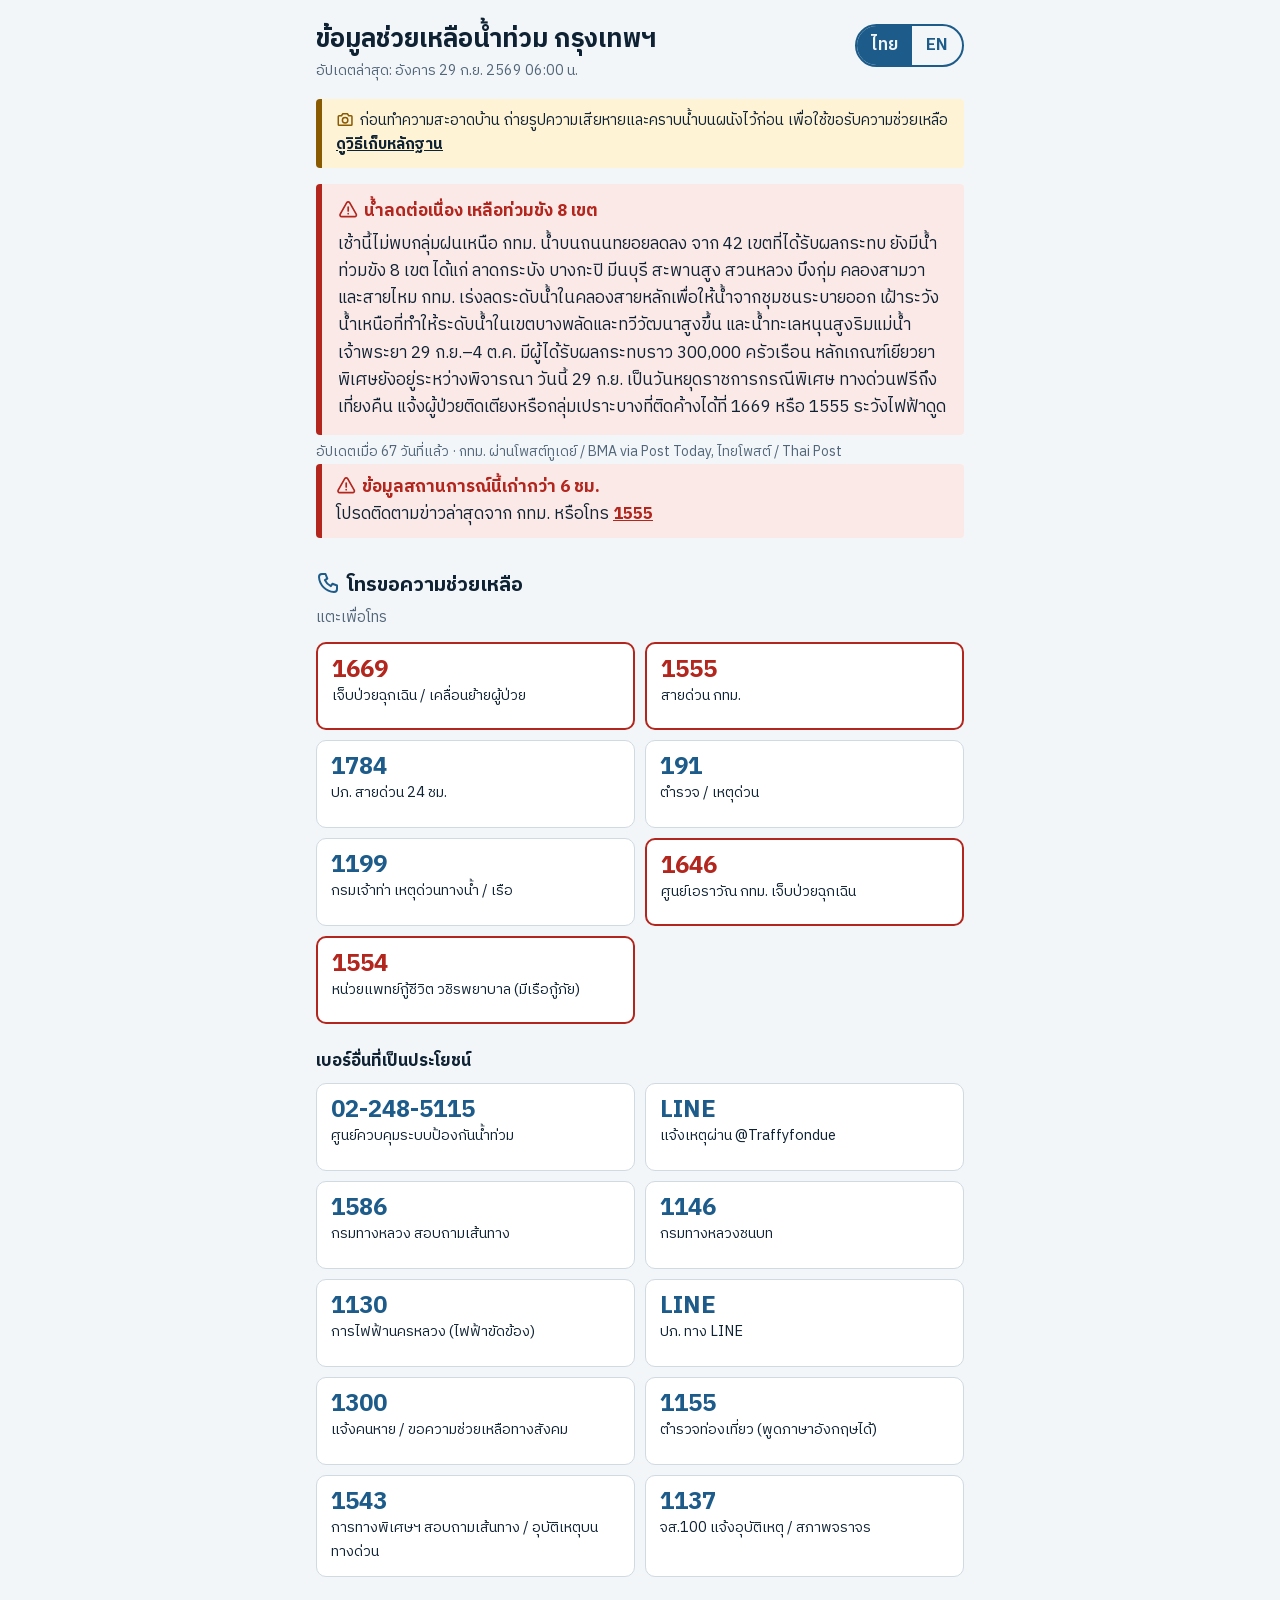
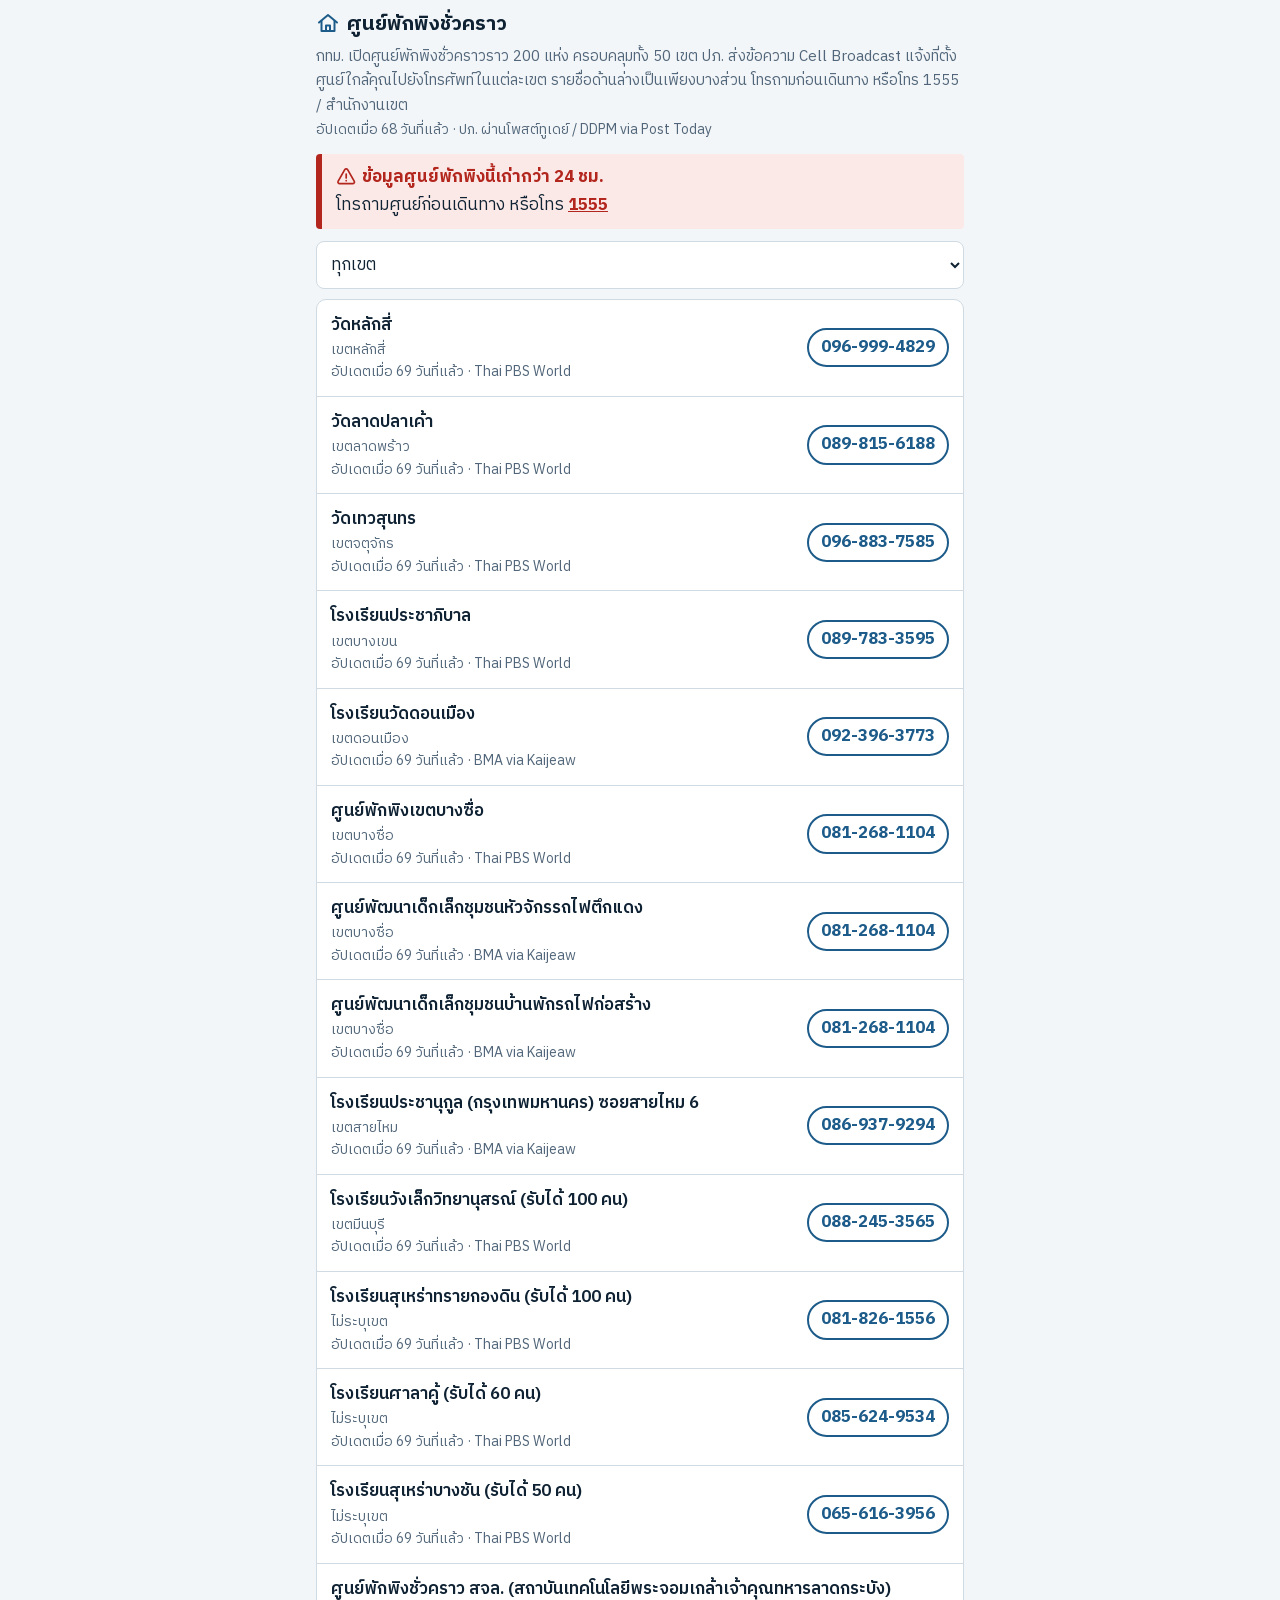
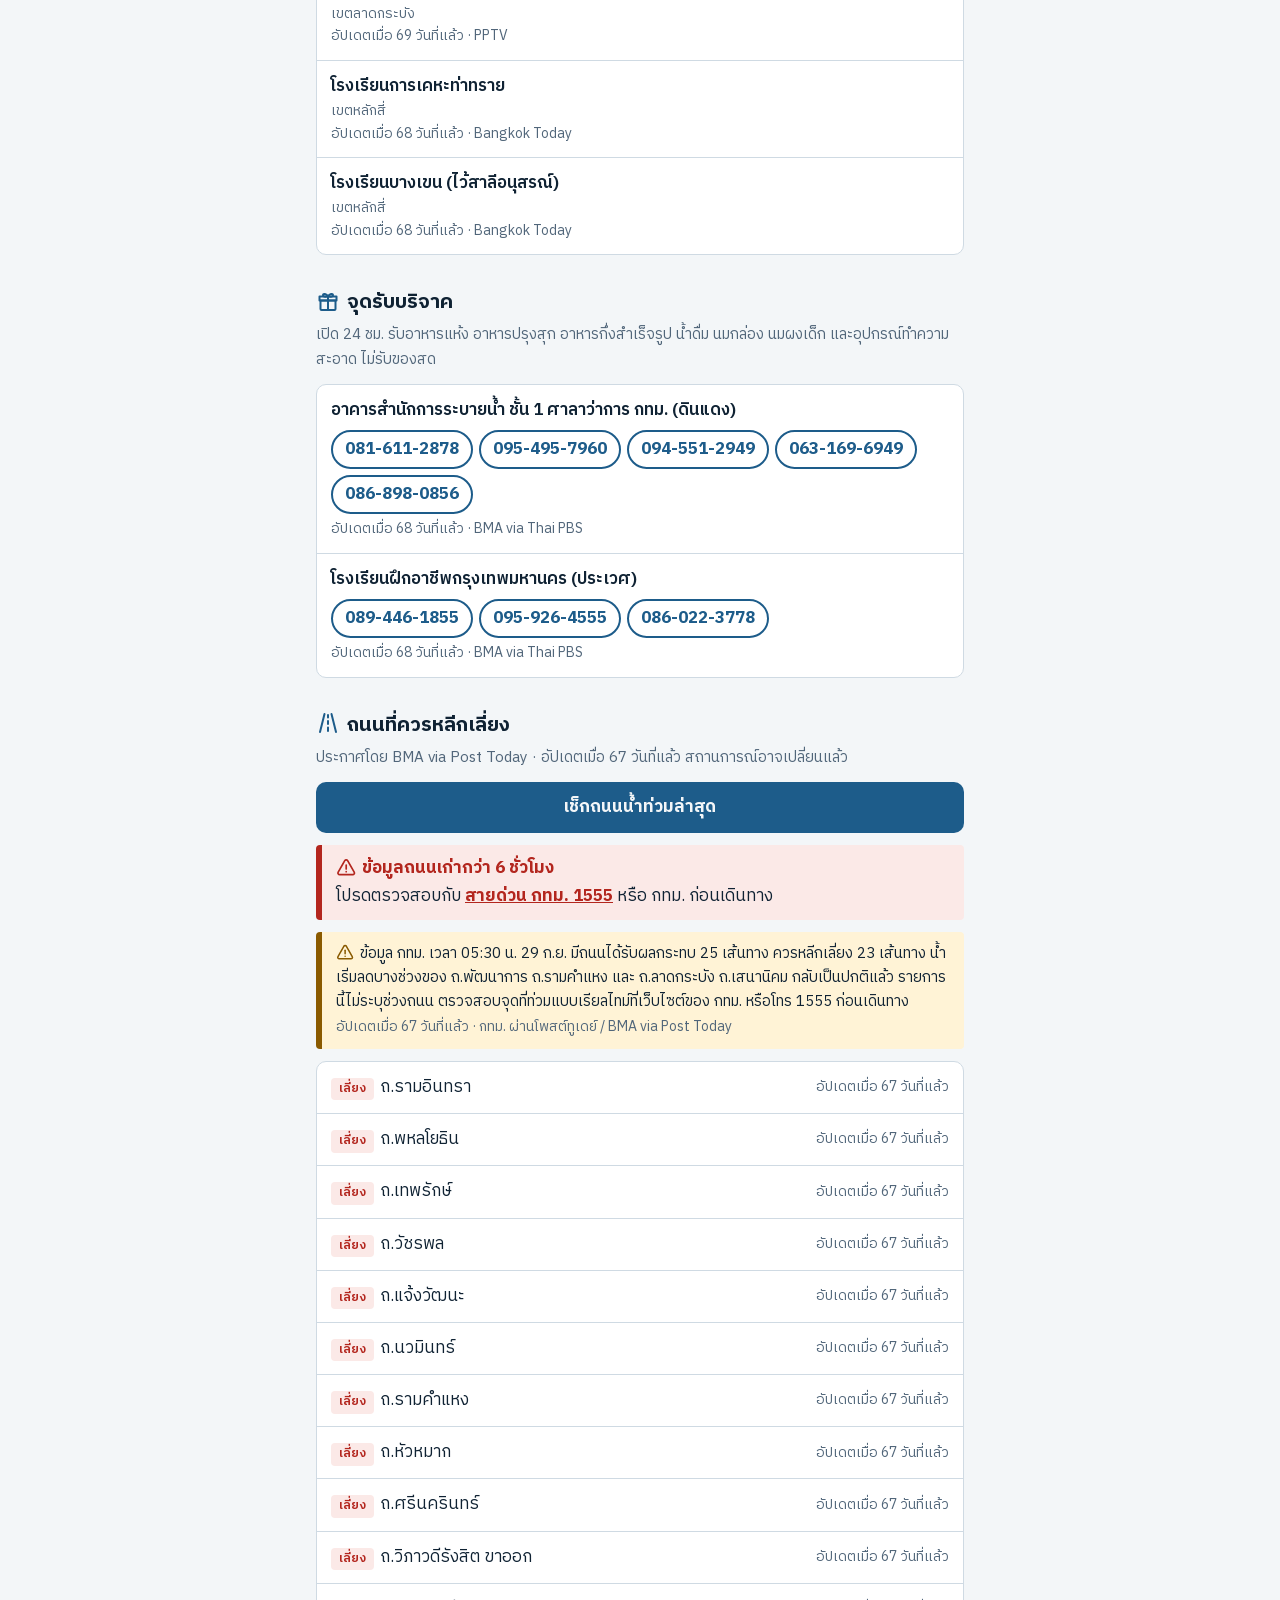
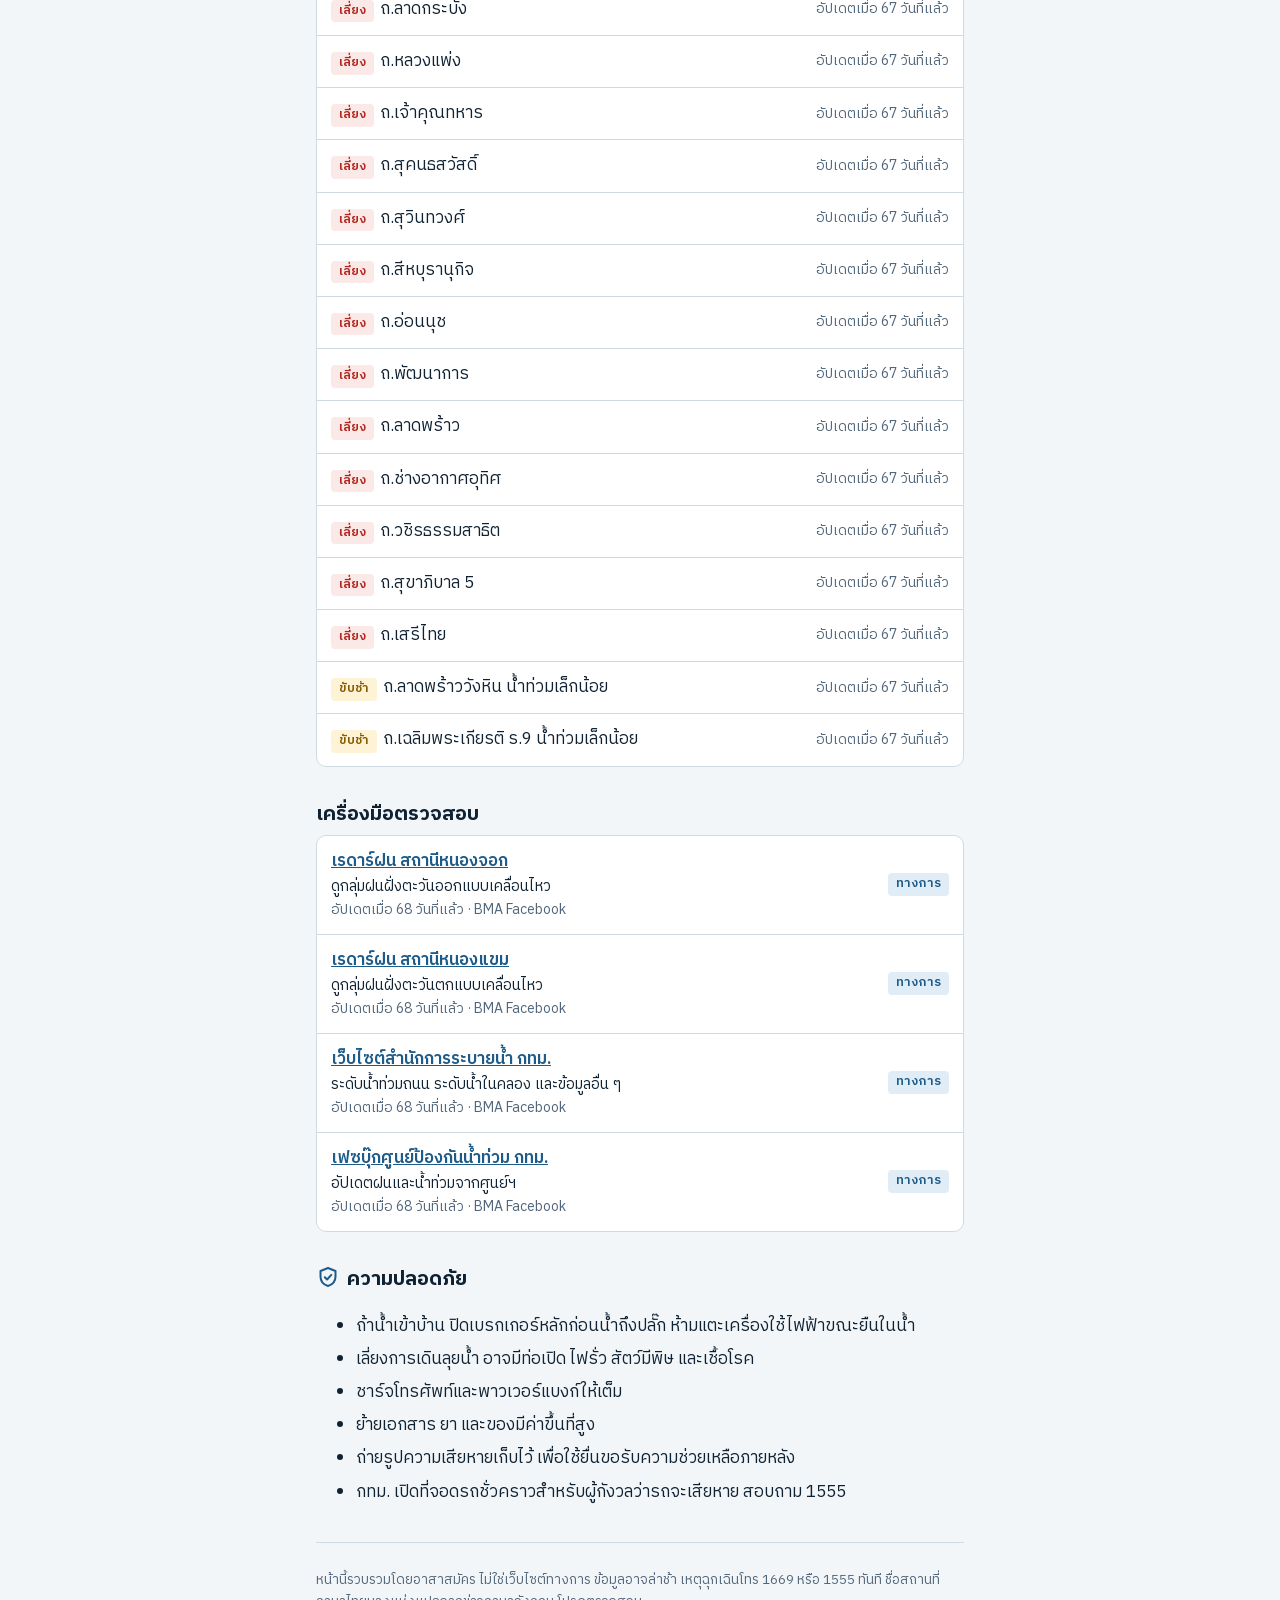
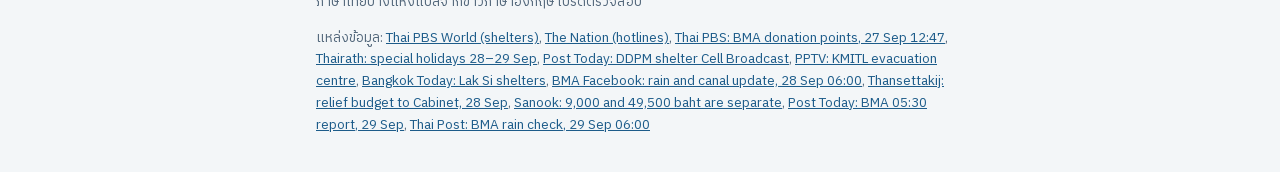
<file: index.html>
<!DOCTYPE html>
<html lang="th">
<head>
<meta charset="utf-8">
<meta name="viewport" content="width=device-width, initial-scale=1, viewport-fit=cover">
<title>Bangkok Flood Help · ข้อมูลน้ำท่วมกรุงเทพฯ</title>
<meta name="description" content="เบอร์โทรฉุกเฉิน ศูนย์พักพิง ถนนที่ควรเลี่ยง และวิธีรับมือน้ำท่วม กรุงเทพฯ รวบรวมโดยอาสาสมัคร ไม่ใช่เว็บไซต์ทางการ">
<!-- Open Graph (LINE / Facebook link previews).
     If the site moves (e.g. a custom domain), update og:url and og:image.
     og-image.png is made by scripts/make-og-image.mjs. -->
<meta property="og:type" content="website">
<meta property="og:locale" content="th_TH">
<meta property="og:site_name" content="ข้อมูลช่วยเหลือน้ำท่วม กรุงเทพฯ">
<meta property="og:title" content="ข้อมูลช่วยเหลือน้ำท่วม กรุงเทพฯ · เบอร์ฉุกเฉิน ศูนย์พักพิง ถนนที่ควรเลี่ยง">
<meta property="og:description" content="เบอร์โทรฉุกเฉิน ศูนย์พักพิงชั่วคราว ถนนที่ควรหลีกเลี่ยง และวิธีรับมือน้ำท่วม รวบรวมโดยอาสาสมัคร ไม่ใช่เว็บไซต์ทางการ เหตุฉุกเฉินโทร 1669 หรือ 1555">
<meta property="og:url" content="https://bkkfloodhelp.github.io/bangkok-flood-hub/">
<meta property="og:image" content="https://bkkfloodhelp.github.io/bangkok-flood-hub/og-image.png">
<meta property="og:image:type" content="image/png">
<meta property="og:image:width" content="1200">
<meta property="og:image:height" content="630">
<meta property="og:image:alt" content="ข้อมูลช่วยเหลือน้ำท่วม กรุงเทพฯ เบอร์ฉุกเฉิน 1669 และ 1555">
<meta name="twitter:card" content="summary_large_image">
<!-- Runs before the page paints: marks that JavaScript works (so JS-only controls appear) and
     applies the saved language, so English readers don't see a flash of Thai first. -->
<script>document.documentElement.classList.add("js");try{var l=localStorage.getItem("lang");if(l==="th"||l==="en")document.documentElement.lang=l}catch(e){}</script>
<!-- Icons (made by scripts/make-icons.mjs from icon.svg). Declaring them stops browsers asking
     for /favicon.ico at the domain root, which isn't part of this site. -->
<link rel="icon" href="favicon-32.png" sizes="32x32" type="image/png">
<link rel="icon" href="icon.svg" type="image/svg+xml">
<link rel="apple-touch-icon" href="apple-touch-icon.png">
<link rel="stylesheet" href="style.css">
</head>
<body>
<!--include:icons.svg--><svg xmlns="http://www.w3.org/2000/svg" style="display:none">
  <!-- Section icons, drawn for this site. 24x24 grid, 2px round strokes, no fill; colour comes from
       the surrounding text (currentColor), so light/dark mode and print just work.
       Use: <svg class="icon" aria-hidden="true" focusable="false"><use href="#i-phone"/></svg>
       scripts/embed-fallback.mjs copies this file into each page at build time. -->
  <symbol id="i-phone" viewBox="0 0 24 24"><path d="M6 3h3.5l1.8 4.6-2.4 1.6a11.5 11.5 0 0 0 5.9 5.9l1.6-2.4 4.6 1.8V18a3 3 0 0 1-3 3A16 16 0 0 1 3 6a3 3 0 0 1 3-3z"/></symbol>
  <symbol id="i-shelter" viewBox="0 0 24 24"><path d="M3 11.5 12 4l9 7.5"/><path d="M5.5 10v10h13V10"/><path d="M10 20v-5.5h4V20"/></symbol>
  <symbol id="i-road" viewBox="0 0 24 24"><path d="M8.5 3 4 21"/><path d="M15.5 3 20 21"/><path d="M12 4v2.5M12 10v3M12 16.5V20"/></symbol>
  <symbol id="i-safety" viewBox="0 0 24 24"><path d="M12 3 19.5 6v5.5c0 4.6-3.2 8.2-7.5 9.5-4.3-1.3-7.5-4.9-7.5-9.5V6z"/><path d="m8.8 12.2 2.3 2.3 4.2-4.6"/></symbol>
  <symbol id="i-camera" viewBox="0 0 24 24"><path d="M4 7.5h3.2L9 5h6l1.8 2.5H20a1 1 0 0 1 1 1V19a1 1 0 0 1-1 1H4a1 1 0 0 1-1-1V8.5a1 1 0 0 1 1-1z"/><circle cx="12" cy="13.5" r="3.6"/></symbol>
  <symbol id="i-donate" viewBox="0 0 24 24"><path d="M4.5 11.5h15V20a1 1 0 0 1-1 1h-13a1 1 0 0 1-1-1z"/><path d="M3.5 7.5h17v4h-17z"/><path d="M12 7.5V21"/><path d="M12 7.5C10.5 4.5 7 4.3 7 6.3S10.2 7.5 12 7.5c1.8 0 5 .8 5-1.2s-3.5-1.8-5 1.2z"/></symbol>
  <symbol id="i-warning" viewBox="0 0 24 24"><path d="M10.3 4.3 2.6 17.8A2 2 0 0 0 4.3 20.8h15.4a2 2 0 0 0 1.7-3L13.7 4.3a2 2 0 0 0-3.4 0z"/><path d="M12 9.5v4.5"/><path d="M12 17.3v.01"/></symbol>
</svg><!--/include:icons.svg-->
<div class="wrap">

<header>
  <div>
    <h1><span data-th>ข้อมูลช่วยเหลือน้ำท่วม กรุงเทพฯ</span><span data-en lang="en">Bangkok flood help</span></h1>
    <p class="updated" id="updated"><!--render:updated--><span data-th>อัปเดตล่าสุด: อังคาร 29 ก.ย. 2569 06:00 น.</span><span data-en lang="en">Last updated: Tue 29 Sep 2026, 06:00</span><!--/render:updated--></p>
  </div>
  <div class="lang" role="group" aria-label="Language">
    <button type="button" data-set="th" aria-pressed="true">ไทย</button>
    <button type="button" data-set="en" aria-pressed="false" lang="en">EN</button>
  </div>
</header>

<p class="notice" id="notice" hidden></p>

<p class="banner bi-block"><svg class="icon" aria-hidden="true" focusable="false"><use href="#i-camera"/></svg><span data-th>ก่อนทำความสะอาดบ้าน ถ่ายรูปความเสียหายและคราบน้ำบนผนังไว้ก่อน เพื่อใช้ขอรับความช่วยเหลือ <a href="damage.html">ดูวิธีเก็บหลักฐาน</a></span><span data-en lang="en">Before you clean up, photograph the damage and the water line on your walls. You'll need it to claim assistance. <a href="damage.html">See how to collect evidence</a></span></p>

<!-- Sections between "render:" comment markers are filled from data/flood.json by
     scripts/embed-fallback.mjs at deploy time, so the page works without JavaScript.
     Don't edit their contents by hand. -->
<div class="status" role="status">
  <svg class="icon" aria-hidden="true" focusable="false"><use href="#i-warning"/></svg><strong id="status-title"><!--render:status-title--><span data-th>น้ำลดต่อเนื่อง เหลือท่วมขัง 8 เขต</span><span data-en lang="en">Water keeps falling; 8 districts still flooded</span><!--/render:status-title--></strong>
  <p id="status-body"><!--render:status-body--><span data-th>เช้านี้ไม่พบกลุ่มฝนเหนือ กทม. น้ำบนถนนทยอยลดลง จาก 42 เขตที่ได้รับผลกระทบ ยังมีน้ำท่วมขัง 8 เขต ได้แก่ ลาดกระบัง บางกะปิ มีนบุรี สะพานสูง สวนหลวง บึงกุ่ม คลองสามวา และสายไหม กทม. เร่งลดระดับน้ำในคลองสายหลักเพื่อให้น้ำจากชุมชนระบายออก เฝ้าระวังน้ำเหนือที่ทำให้ระดับน้ำในเขตบางพลัดและทวีวัฒนาสูงขึ้น และน้ำทะเลหนุนสูงริมแม่น้ำเจ้าพระยา 29 ก.ย.–4 ต.ค. มีผู้ได้รับผลกระทบราว 300,000 ครัวเรือน หลักเกณฑ์เยียวยาพิเศษยังอยู่ระหว่างพิจารณา วันนี้ 29 ก.ย. เป็นวันหยุดราชการกรณีพิเศษ ทางด่วนฟรีถึงเที่ยงคืน แจ้งผู้ป่วยติดเตียงหรือกลุ่มเปราะบางที่ติดค้างได้ที่ 1669 หรือ 1555 ระวังไฟฟ้าดูด</span><span data-en lang="en">No rain clouds over Bangkok this morning, and road flooding is falling. Of the 42 districts affected, 8 still have standing water: Lat Krabang, Bang Kapi, Min Buri, Saphan Sung, Suan Luang, Bueng Kum, Khlong Sam Wa and Sai Mai. The BMA is lowering the main canals so water can drain out of communities. Watch for rising water from the north in Bang Phlat and Thawi Watthana, and for high tides along the Chao Phraya from 29 Sep to 4 Oct. About 300,000 households have been affected; special relief criteria are still being considered. Today, 29 Sep, is a special government holiday, and expressways are free until midnight. Report stranded bedridden or vulnerable people to 1669 or 1555. Beware of electric shock.</span><!--/render:status-body--></p>
</div>
<p class="fresh" id="status-fresh"><!--render:status-fresh--><span class="age" data-ts="2026-09-29T06:00:00+07:00"><span data-th>อัปเดต 29 ก.ย. 06:00 น.</span><span data-en lang="en">updated 29 Sep, 06:00</span></span> · กทม. ผ่านโพสต์ทูเดย์ / BMA via Post Today, ไทยโพสต์ / Thai Post<!--/render:status-fresh--></p>
<!-- Shown by app.js when the status is over 6 hours old (needs the current time, so JavaScript only). -->
<div class="stale" id="status-stale" hidden>
  <strong><svg class="icon" aria-hidden="true" focusable="false"><use href="#i-warning"/></svg><span data-th>ข้อมูลสถานการณ์นี้เก่ากว่า 6 ชม.</span><span data-en lang="en">This update is over 6 hours old.</span></strong><br>
  <span data-th>โปรดติดตามข่าวล่าสุดจาก กทม. หรือโทร <a href="tel:1555">1555</a></span><span data-en lang="en">Check the latest from the BMA or call <a href="tel:1555">1555</a>.</span>
</div>

<h2><svg class="icon" aria-hidden="true" focusable="false"><use href="#i-phone"/></svg><span data-th>โทรขอความช่วยเหลือ</span><span data-en lang="en">Call for help</span></h2>
<p class="sub"><span data-th>แตะเพื่อโทร</span><span data-en lang="en">Tap to call</span></p>
<div class="calls" id="calls"><!--render:calls--><a class="call urgent" href="tel:1669"><b>1669</b><span data-th>เจ็บป่วยฉุกเฉิน / เคลื่อนย้ายผู้ป่วย</span><span data-en lang="en">Medical emergency / patient transport</span></a>
<a class="call urgent" href="tel:1555"><b>1555</b><span data-th>สายด่วน กทม.</span><span data-en lang="en">BMA hotline</span></a>
<a class="call" href="tel:1784"><b>1784</b><span data-th>ปภ. สายด่วน 24 ชม.</span><span data-en lang="en">DDPM 24-hour hotline</span></a>
<a class="call" href="tel:191"><b>191</b><span data-th>ตำรวจ / เหตุด่วน</span><span data-en lang="en">Police / emergencies</span></a>
<a class="call" href="tel:1199"><b>1199</b><span data-th>กรมเจ้าท่า เหตุด่วนทางน้ำ / เรือ</span><span data-en lang="en">Marine Dept: boat and waterway incidents</span></a>
<a class="call urgent" href="tel:1646"><b>1646</b><span data-th>ศูนย์เอราวัณ กทม. เจ็บป่วยฉุกเฉิน</span><span data-en lang="en">BMA Erawan Centre (medical emergency)</span></a>
<a class="call urgent" href="tel:1554"><b>1554</b><span data-th>หน่วยแพทย์กู้ชีวิต วชิรพยาบาล (มีเรือกู้ภัย)</span><span data-en lang="en">Vajira Hospital rescue unit (has rescue boats)</span></a><!--/render:calls--></div>
<div id="calls-other"><!--render:calls-other--><h3 class="calls-other-h"><span data-th>เบอร์อื่นที่เป็นประโยชน์</span><span data-en lang="en">Other useful numbers</span></h3>
<div class="calls"><a class="call" href="tel:022485115"><b>02-248-5115</b><span data-th>ศูนย์ควบคุมระบบป้องกันน้ำท่วม</span><span data-en lang="en">Flood control centre</span></a>
<a class="call" href="https://line.me/R/ti/p/@traffyfondue"><b lang="en">LINE</b><span data-th>แจ้งเหตุผ่าน @Traffyfondue</span><span data-en lang="en">Report via @Traffyfondue</span></a>
<a class="call" href="tel:1586"><b>1586</b><span data-th>กรมทางหลวง สอบถามเส้นทาง</span><span data-en lang="en">Dept of Highways (route info)</span></a>
<a class="call" href="tel:1146"><b>1146</b><span data-th>กรมทางหลวงชนบท</span><span data-en lang="en">Dept of Rural Roads</span></a>
<a class="call" href="tel:1130"><b>1130</b><span data-th>การไฟฟ้านครหลวง (ไฟฟ้าขัดข้อง)</span><span data-en lang="en">MEA (power problems)</span></a>
<a class="call" href="https://line.me/R/ti/p/@1784DDPM"><b lang="en">LINE</b><span data-th>ปภ. ทาง LINE</span><span data-en lang="en">DDPM on LINE</span></a>
<a class="call" href="tel:1300"><b>1300</b><span data-th>แจ้งคนหาย / ขอความช่วยเหลือทางสังคม</span><span data-en lang="en">Missing persons / social assistance</span></a>
<a class="call" href="tel:1155"><b>1155</b><span data-th>ตำรวจท่องเที่ยว (พูดภาษาอังกฤษได้)</span><span data-en lang="en">Tourist Police (English spoken)</span></a>
<a class="call" href="tel:1543"><b>1543</b><span data-th>การทางพิเศษฯ สอบถามเส้นทาง / อุบัติเหตุบนทางด่วน</span><span data-en lang="en">Expressway Authority: routes and accidents</span></a>
<a class="call" href="tel:1137"><b>1137</b><span data-th>จส.100 แจ้งอุบัติเหตุ / สภาพจราจร</span><span data-en lang="en">JS100 radio: accidents and traffic</span></a></div><!--/render:calls-other--></div>

<h2><svg class="icon" aria-hidden="true" focusable="false"><use href="#i-shelter"/></svg><span data-th>ศูนย์พักพิงชั่วคราว</span><span data-en lang="en">Temporary shelters</span></h2>
<p class="sub" id="shelters-note"><!--render:shelters-note--><span data-th>กทม. เปิดศูนย์พักพิงชั่วคราวราว 200 แห่ง ครอบคลุมทั้ง 50 เขต ปภ. ส่งข้อความ Cell Broadcast แจ้งที่ตั้งศูนย์ใกล้คุณไปยังโทรศัพท์ในแต่ละเขต รายชื่อด้านล่างเป็นเพียงบางส่วน โทรถามก่อนเดินทาง หรือโทร 1555 / สำนักงานเขต</span><span data-en lang="en">The BMA has opened about 200 temporary shelters across all 50 districts. The DDPM is sending shelter locations by Cell Broadcast alert to phones in each district. The list below is partial: call before you go, or call 1555 / your district office.</span><br><span class="meta"><span class="age" data-ts="2026-09-27T12:00:00+07:00"><span data-th>อัปเดต 27 ก.ย. 12:00 น.</span><span data-en lang="en">updated 27 Sep, 12:00</span></span> · ปภ. ผ่านโพสต์ทูเดย์ / DDPM via Post Today</span><!--/render:shelters-note--></p>
<!-- Shown by app.js when the shelter note is over 24 hours old. -->
<div class="stale" id="shelters-stale" hidden>
  <strong><svg class="icon" aria-hidden="true" focusable="false"><use href="#i-warning"/></svg><span data-th>ข้อมูลศูนย์พักพิงนี้เก่ากว่า 24 ชม.</span><span data-en lang="en">This shelter information is over 24 hours old.</span></strong><br>
  <span data-th>โทรถามศูนย์ก่อนเดินทาง หรือโทร <a href="tel:1555">1555</a></span><span data-en lang="en">Call the shelter before you go, or call <a href="tel:1555">1555</a>.</span>
</div>
<select id="district" aria-label="District">
  <option value="all">ทุกเขต</option>
</select>
<ul class="list" id="shelters"><!--render:shelters--><li data-district="Lak Si"><div><div class="name"><span data-th>วัดหลักสี่</span><span data-en lang="en">Wat Lak Si</span></div><div class="meta"><span data-th>เขตหลักสี่</span><span data-en lang="en">Lak Si</span></div><div class="meta"><span class="age" data-ts="2026-09-26T12:46:00+07:00"><span data-th>อัปเดต 26 ก.ย. 12:46 น.</span><span data-en lang="en">updated 26 Sep, 12:46</span></span> · <span lang="en">Thai PBS World</span></div></div><a class="tel" href="tel:0969994829">096-999-4829</a></li>
<li data-district="Lat Phrao"><div><div class="name"><span data-th>วัดลาดปลาเค้า</span><span data-en lang="en">Wat Lat Pla Khao</span></div><div class="meta"><span data-th>เขตลาดพร้าว</span><span data-en lang="en">Lat Phrao</span></div><div class="meta"><span class="age" data-ts="2026-09-26T12:46:00+07:00"><span data-th>อัปเดต 26 ก.ย. 12:46 น.</span><span data-en lang="en">updated 26 Sep, 12:46</span></span> · <span lang="en">Thai PBS World</span></div></div><a class="tel" href="tel:0898156188">089-815-6188</a></li>
<li data-district="Chatuchak"><div><div class="name"><span data-th>วัดเทวสุนทร</span><span data-en lang="en">Wat Thewa Sunthorn</span></div><div class="meta"><span data-th>เขตจตุจักร</span><span data-en lang="en">Chatuchak</span></div><div class="meta"><span class="age" data-ts="2026-09-26T12:46:00+07:00"><span data-th>อัปเดต 26 ก.ย. 12:46 น.</span><span data-en lang="en">updated 26 Sep, 12:46</span></span> · <span lang="en">Thai PBS World</span></div></div><a class="tel" href="tel:0968837585">096-883-7585</a></li>
<li data-district="Bang Khen"><div><div class="name"><span data-th>โรงเรียนประชาภิบาล</span><span data-en lang="en">Prachapiban School</span></div><div class="meta"><span data-th>เขตบางเขน</span><span data-en lang="en">Bang Khen</span></div><div class="meta"><span class="age" data-ts="2026-09-26T12:46:00+07:00"><span data-th>อัปเดต 26 ก.ย. 12:46 น.</span><span data-en lang="en">updated 26 Sep, 12:46</span></span> · <span lang="en">Thai PBS World</span></div></div><a class="tel" href="tel:0897833595">089-783-3595</a></li>
<li data-district="Don Mueang"><div><div class="name"><span data-th>โรงเรียนวัดดอนเมือง</span><span data-en lang="en">Wat Don Mueang School</span></div><div class="meta"><span data-th>เขตดอนเมือง</span><span data-en lang="en">Don Mueang</span></div><div class="meta"><span class="age" data-ts="2026-09-26T10:15:00+07:00"><span data-th>อัปเดต 26 ก.ย. 10:15 น.</span><span data-en lang="en">updated 26 Sep, 10:15</span></span> · <span lang="en">BMA via Kaijeaw</span></div></div><a class="tel" href="tel:0923963773">092-396-3773</a></li>
<li data-district="Bang Sue"><div><div class="name"><span data-th>ศูนย์พักพิงเขตบางซื่อ</span><span data-en lang="en">Bang Sue district shelter</span></div><div class="meta"><span data-th>เขตบางซื่อ</span><span data-en lang="en">Bang Sue</span></div><div class="meta"><span class="age" data-ts="2026-09-26T12:46:00+07:00"><span data-th>อัปเดต 26 ก.ย. 12:46 น.</span><span data-en lang="en">updated 26 Sep, 12:46</span></span> · <span lang="en">Thai PBS World</span></div></div><a class="tel" href="tel:0812681104">081-268-1104</a></li>
<li data-district="Bang Sue"><div><div class="name"><span data-th>ศูนย์พัฒนาเด็กเล็กชุมชนหัวจักรรถไฟตึกแดง</span><span data-en lang="en">Hua Chak Rot Fai Tuek Daeng community child centre</span></div><div class="meta"><span data-th>เขตบางซื่อ</span><span data-en lang="en">Bang Sue</span></div><div class="meta"><span class="age" data-ts="2026-09-26T10:15:00+07:00"><span data-th>อัปเดต 26 ก.ย. 10:15 น.</span><span data-en lang="en">updated 26 Sep, 10:15</span></span> · <span lang="en">BMA via Kaijeaw</span></div></div><a class="tel" href="tel:0812681104">081-268-1104</a></li>
<li data-district="Bang Sue"><div><div class="name"><span data-th>ศูนย์พัฒนาเด็กเล็กชุมชนบ้านพักรถไฟก่อสร้าง</span><span data-en lang="en">Ban Phak Rot Fai Kosang community child centre</span></div><div class="meta"><span data-th>เขตบางซื่อ</span><span data-en lang="en">Bang Sue</span></div><div class="meta"><span class="age" data-ts="2026-09-26T10:15:00+07:00"><span data-th>อัปเดต 26 ก.ย. 10:15 น.</span><span data-en lang="en">updated 26 Sep, 10:15</span></span> · <span lang="en">BMA via Kaijeaw</span></div></div><a class="tel" href="tel:0812681104">081-268-1104</a></li>
<li data-district="Sai Mai"><div><div class="name"><span data-th>โรงเรียนประชานุกูล (กรุงเทพมหานคร) ซอยสายไหม 6</span><span data-en lang="en">Prachanukul School (BMA), Soi Sai Mai 6</span></div><div class="meta"><span data-th>เขตสายไหม</span><span data-en lang="en">Sai Mai</span></div><div class="meta"><span class="age" data-ts="2026-09-26T10:15:00+07:00"><span data-th>อัปเดต 26 ก.ย. 10:15 น.</span><span data-en lang="en">updated 26 Sep, 10:15</span></span> · <span lang="en">BMA via Kaijeaw</span></div></div><a class="tel" href="tel:0869379294">086-937-9294</a></li>
<li data-district="Min Buri"><div><div class="name"><span data-th>โรงเรียนวังเล็กวิทยานุสรณ์ (รับได้ 100 คน)</span><span data-en lang="en">Wang Lek Wittayanusorn School (max 100)</span></div><div class="meta"><span data-th>เขตมีนบุรี</span><span data-en lang="en">Min Buri</span></div><div class="meta"><span class="age" data-ts="2026-09-26T12:46:00+07:00"><span data-th>อัปเดต 26 ก.ย. 12:46 น.</span><span data-en lang="en">updated 26 Sep, 12:46</span></span> · <span lang="en">Thai PBS World</span></div></div><a class="tel" href="tel:0882453565">088-245-3565</a></li>
<li data-district=""><div><div class="name"><span data-th>โรงเรียนสุเหร่าทรายกองดิน (รับได้ 100 คน)</span><span data-en lang="en">Surao Sai Kong Din School (max 100)</span></div><div class="meta"><span data-th>ไม่ระบุเขต</span><span data-en lang="en">District not stated</span></div><div class="meta"><span class="age" data-ts="2026-09-26T12:46:00+07:00"><span data-th>อัปเดต 26 ก.ย. 12:46 น.</span><span data-en lang="en">updated 26 Sep, 12:46</span></span> · <span lang="en">Thai PBS World</span></div></div><a class="tel" href="tel:0818261556">081-826-1556</a></li>
<li data-district=""><div><div class="name"><span data-th>โรงเรียนศาลาคู้ (รับได้ 60 คน)</span><span data-en lang="en">Salakhoo School (max 60)</span></div><div class="meta"><span data-th>ไม่ระบุเขต</span><span data-en lang="en">District not stated</span></div><div class="meta"><span class="age" data-ts="2026-09-26T12:46:00+07:00"><span data-th>อัปเดต 26 ก.ย. 12:46 น.</span><span data-en lang="en">updated 26 Sep, 12:46</span></span> · <span lang="en">Thai PBS World</span></div></div><a class="tel" href="tel:0856249534">085-624-9534</a></li>
<li data-district=""><div><div class="name"><span data-th>โรงเรียนสุเหร่าบางชัน (รับได้ 50 คน)</span><span data-en lang="en">Surao Bang Chan School (max 50)</span></div><div class="meta"><span data-th>ไม่ระบุเขต</span><span data-en lang="en">District not stated</span></div><div class="meta"><span class="age" data-ts="2026-09-26T12:46:00+07:00"><span data-th>อัปเดต 26 ก.ย. 12:46 น.</span><span data-en lang="en">updated 26 Sep, 12:46</span></span> · <span lang="en">Thai PBS World</span></div></div><a class="tel" href="tel:0656163956">065-616-3956</a></li>
<li data-district="Lat Krabang"><div><div class="name"><span data-th>ศูนย์พักพิงชั่วคราว สจล. (สถาบันเทคโนโลยีพระจอมเกล้าเจ้าคุณทหารลาดกระบัง)</span><span data-en lang="en">KMITL temporary shelter (King Mongkut&#39;s Institute of Technology Ladkrabang)</span></div><div class="meta"><span data-th>เขตลาดกระบัง</span><span data-en lang="en">Lat Krabang</span></div><div class="meta"><span class="age" data-ts="2026-09-27T06:19:00+07:00"><span data-th>อัปเดต 27 ก.ย. 06:19 น.</span><span data-en lang="en">updated 27 Sep, 06:19</span></span> · <span lang="en">PPTV</span></div></div></li>
<li data-district="Lak Si"><div><div class="name"><span data-th>โรงเรียนการเคหะท่าทราย</span><span data-en lang="en">Kheha Tha Sai School</span></div><div class="meta"><span data-th>เขตหลักสี่</span><span data-en lang="en">Lak Si</span></div><div class="meta"><span class="age" data-ts="2026-09-28T00:00:00+07:00"><span data-th>อัปเดต 28 ก.ย. 00:00 น.</span><span data-en lang="en">updated 28 Sep, 00:00</span></span> · <span lang="en">Bangkok Today</span></div></div></li>
<li data-district="Lak Si"><div><div class="name"><span data-th>โรงเรียนบางเขน (ไว้สาลีอนุสรณ์)</span><span data-en lang="en">Bang Khen School (Waisali Anuson)</span></div><div class="meta"><span data-th>เขตหลักสี่</span><span data-en lang="en">Lak Si</span></div><div class="meta"><span class="age" data-ts="2026-09-28T00:00:00+07:00"><span data-th>อัปเดต 28 ก.ย. 00:00 น.</span><span data-en lang="en">updated 28 Sep, 00:00</span></span> · <span lang="en">Bangkok Today</span></div></div></li><!--/render:shelters--></ul>

<div id="donations"><!--render:donations--><h2><svg class="icon" aria-hidden="true" focusable="false"><use href="#i-donate"/></svg><span data-th>จุดรับบริจาค</span><span data-en lang="en">Donation points</span></h2>
<p class="sub bi-block"><span data-th>เปิด 24 ชม. รับอาหารแห้ง อาหารปรุงสุก อาหารกึ่งสำเร็จรูป น้ำดื่ม นมกล่อง นมผงเด็ก และอุปกรณ์ทำความสะอาด ไม่รับของสด</span><span data-en lang="en">Open 24 hours. Accepting dry food, cooked food, instant food, drinking water, boxed milk, baby formula and cleaning supplies. No fresh food.</span></p>
<ul class="list"><li><div><div class="name"><span data-th>อาคารสำนักการระบายน้ำ ชั้น 1 ศาลาว่าการ กทม. (ดินแดง)</span><span data-en lang="en">Drainage Department building, 1st floor, Bangkok City Hall (Din Daeng)</span></div><div class="phones"><a class="tel" href="tel:0816112878">081-611-2878</a><a class="tel" href="tel:0954957960">095-495-7960</a><a class="tel" href="tel:0945512949">094-551-2949</a><a class="tel" href="tel:0631696949">063-169-6949</a><a class="tel" href="tel:0868980856">086-898-0856</a></div><div class="meta"><span class="age" data-ts="2026-09-27T12:47:00+07:00"><span data-th>อัปเดต 27 ก.ย. 12:47 น.</span><span data-en lang="en">updated 27 Sep, 12:47</span></span> · <span lang="en">BMA via Thai PBS</span></div></div></li>
<li><div><div class="name"><span data-th>โรงเรียนฝึกอาชีพกรุงเทพมหานคร (ประเวศ)</span><span data-en lang="en">BMA Vocational Training School (Prawet)</span></div><div class="phones"><a class="tel" href="tel:0894461855">089-446-1855</a><a class="tel" href="tel:0959264555">095-926-4555</a><a class="tel" href="tel:0860223778">086-022-3778</a></div><div class="meta"><span class="age" data-ts="2026-09-27T12:47:00+07:00"><span data-th>อัปเดต 27 ก.ย. 12:47 น.</span><span data-en lang="en">updated 27 Sep, 12:47</span></span> · <span lang="en">BMA via Thai PBS</span></div></div></li></ul><!--/render:donations--></div>

<h2><svg class="icon" aria-hidden="true" focusable="false"><use href="#i-road"/></svg><span data-th>ถนนที่ควรหลีกเลี่ยง</span><span data-en lang="en">Roads to avoid</span></h2>
<p class="sub" id="roads-sub"><!--render:roads-sub--><span data-th>ประกาศโดย <span lang="en">BMA via Post Today</span> · </span><span data-en lang="en">Source: BMA via Post Today · </span><span class="age" data-ts="2026-09-29T05:30:00+07:00"><span data-th>อัปเดต 29 ก.ย. 05:30 น.</span><span data-en lang="en">updated 29 Sep, 05:30</span></span><span data-th> สถานการณ์อาจเปลี่ยนแล้ว</span><span data-en lang="en">. Conditions may have changed since.</span><!--/render:roads-sub--></p>
<div class="live" id="roads-live"><!--render:roads-live--><a class="live-btn" href="https://now.bangkok.go.th/flood-alert.html"><span data-th>เช็กถนนน้ำท่วมล่าสุด</span><span data-en lang="en">Check live road flooding</span></a><!--/render:roads-live--></div>
<div class="stale" id="roads-stale" hidden>
  <strong><svg class="icon" aria-hidden="true" focusable="false"><use href="#i-warning"/></svg><span data-th>ข้อมูลถนนเก่ากว่า 6 ชั่วโมง</span><span data-en lang="en">Road information is over 6 hours old</span></strong><br>
  <span data-th>โปรดตรวจสอบกับ <a href="tel:1555">สายด่วน กทม. 1555</a> หรือ กทม. ก่อนเดินทาง</span><span data-en lang="en">Please check with the <a href="tel:1555">BMA hotline 1555</a> or the BMA before travelling.</span>
</div>
<div class="note" id="roads-note"><!--render:roads-note--><svg class="icon" aria-hidden="true" focusable="false"><use href="#i-warning"/></svg><span data-th>ข้อมูล กทม. เวลา 05:30 น. 29 ก.ย. มีถนนได้รับผลกระทบ 25 เส้นทาง ควรหลีกเลี่ยง 23 เส้นทาง น้ำเริ่มลดบางช่วงของ ถ.พัฒนาการ ถ.รามคำแหง และ ถ.ลาดกระบัง ถ.เสนานิคม กลับเป็นปกติแล้ว รายการนี้ไม่ระบุช่วงถนน ตรวจสอบจุดที่ท่วมแบบเรียลไทม์ที่เว็บไซต์ของ กทม. หรือโทร 1555 ก่อนเดินทาง</span><span data-en lang="en">BMA data, 05:30, 29 Sep: 25 roads affected, 23 to avoid. Water is starting to fall on parts of Pattanakan, Ramkhamhaeng and Lat Krabang roads, and Sena Nikhom is back to normal. This list doesn&#39;t give road sections: check the exact flooded spots on the BMA&#39;s real-time website or call 1555 before travelling.</span><br><span class="meta"><span class="age" data-ts="2026-09-29T05:30:00+07:00"><span data-th>อัปเดต 29 ก.ย. 05:30 น.</span><span data-en lang="en">updated 29 Sep, 05:30</span></span> · กทม. ผ่านโพสต์ทูเดย์ / BMA via Post Today</span><!--/render:roads-note--></div>
<ul class="list" id="roads"><!--render:roads--><li><span class="road"><span class="tag avoid"><span data-th>เลี่ยง</span><span data-en lang="en">Avoid</span></span><span class="rn"><span data-th>ถ.รามอินทรา</span><span data-en lang="en">Ram Intra Rd</span></span></span><span class="meta age-col"><span class="age" data-ts="2026-09-29T05:30:00+07:00"><span data-th>อัปเดต 29 ก.ย. 05:30 น.</span><span data-en lang="en">updated 29 Sep, 05:30</span></span></span></li>
<li><span class="road"><span class="tag avoid"><span data-th>เลี่ยง</span><span data-en lang="en">Avoid</span></span><span class="rn"><span data-th>ถ.พหลโยธิน</span><span data-en lang="en">Phahon Yothin Rd</span></span></span><span class="meta age-col"><span class="age" data-ts="2026-09-29T05:30:00+07:00"><span data-th>อัปเดต 29 ก.ย. 05:30 น.</span><span data-en lang="en">updated 29 Sep, 05:30</span></span></span></li>
<li><span class="road"><span class="tag avoid"><span data-th>เลี่ยง</span><span data-en lang="en">Avoid</span></span><span class="rn"><span data-th>ถ.เทพรักษ์</span><span data-en lang="en">Thep Rak Rd</span></span></span><span class="meta age-col"><span class="age" data-ts="2026-09-29T05:30:00+07:00"><span data-th>อัปเดต 29 ก.ย. 05:30 น.</span><span data-en lang="en">updated 29 Sep, 05:30</span></span></span></li>
<li><span class="road"><span class="tag avoid"><span data-th>เลี่ยง</span><span data-en lang="en">Avoid</span></span><span class="rn"><span data-th>ถ.วัชรพล</span><span data-en lang="en">Watcharaphon Rd</span></span></span><span class="meta age-col"><span class="age" data-ts="2026-09-29T05:30:00+07:00"><span data-th>อัปเดต 29 ก.ย. 05:30 น.</span><span data-en lang="en">updated 29 Sep, 05:30</span></span></span></li>
<li><span class="road"><span class="tag avoid"><span data-th>เลี่ยง</span><span data-en lang="en">Avoid</span></span><span class="rn"><span data-th>ถ.แจ้งวัฒนะ</span><span data-en lang="en">Chaeng Watthana Rd</span></span></span><span class="meta age-col"><span class="age" data-ts="2026-09-29T05:30:00+07:00"><span data-th>อัปเดต 29 ก.ย. 05:30 น.</span><span data-en lang="en">updated 29 Sep, 05:30</span></span></span></li>
<li><span class="road"><span class="tag avoid"><span data-th>เลี่ยง</span><span data-en lang="en">Avoid</span></span><span class="rn"><span data-th>ถ.นวมินทร์</span><span data-en lang="en">Nawamin Rd</span></span></span><span class="meta age-col"><span class="age" data-ts="2026-09-29T05:30:00+07:00"><span data-th>อัปเดต 29 ก.ย. 05:30 น.</span><span data-en lang="en">updated 29 Sep, 05:30</span></span></span></li>
<li><span class="road"><span class="tag avoid"><span data-th>เลี่ยง</span><span data-en lang="en">Avoid</span></span><span class="rn"><span data-th>ถ.รามคำแหง</span><span data-en lang="en">Ramkhamhaeng Rd</span></span></span><span class="meta age-col"><span class="age" data-ts="2026-09-29T05:30:00+07:00"><span data-th>อัปเดต 29 ก.ย. 05:30 น.</span><span data-en lang="en">updated 29 Sep, 05:30</span></span></span></li>
<li><span class="road"><span class="tag avoid"><span data-th>เลี่ยง</span><span data-en lang="en">Avoid</span></span><span class="rn"><span data-th>ถ.หัวหมาก</span><span data-en lang="en">Hua Mak Rd</span></span></span><span class="meta age-col"><span class="age" data-ts="2026-09-29T05:30:00+07:00"><span data-th>อัปเดต 29 ก.ย. 05:30 น.</span><span data-en lang="en">updated 29 Sep, 05:30</span></span></span></li>
<li><span class="road"><span class="tag avoid"><span data-th>เลี่ยง</span><span data-en lang="en">Avoid</span></span><span class="rn"><span data-th>ถ.ศรีนครินทร์</span><span data-en lang="en">Srinakarin Rd</span></span></span><span class="meta age-col"><span class="age" data-ts="2026-09-29T05:30:00+07:00"><span data-th>อัปเดต 29 ก.ย. 05:30 น.</span><span data-en lang="en">updated 29 Sep, 05:30</span></span></span></li>
<li><span class="road"><span class="tag avoid"><span data-th>เลี่ยง</span><span data-en lang="en">Avoid</span></span><span class="rn"><span data-th>ถ.วิภาวดีรังสิต ขาออก</span><span data-en lang="en">Vibhavadi Rangsit Rd, outbound</span></span></span><span class="meta age-col"><span class="age" data-ts="2026-09-29T05:30:00+07:00"><span data-th>อัปเดต 29 ก.ย. 05:30 น.</span><span data-en lang="en">updated 29 Sep, 05:30</span></span></span></li>
<li><span class="road"><span class="tag avoid"><span data-th>เลี่ยง</span><span data-en lang="en">Avoid</span></span><span class="rn"><span data-th>ถ.ลาดกระบัง</span><span data-en lang="en">Lat Krabang Rd</span></span></span><span class="meta age-col"><span class="age" data-ts="2026-09-29T05:30:00+07:00"><span data-th>อัปเดต 29 ก.ย. 05:30 น.</span><span data-en lang="en">updated 29 Sep, 05:30</span></span></span></li>
<li><span class="road"><span class="tag avoid"><span data-th>เลี่ยง</span><span data-en lang="en">Avoid</span></span><span class="rn"><span data-th>ถ.หลวงแพ่ง</span><span data-en lang="en">Luang Phaeng Rd</span></span></span><span class="meta age-col"><span class="age" data-ts="2026-09-29T05:30:00+07:00"><span data-th>อัปเดต 29 ก.ย. 05:30 น.</span><span data-en lang="en">updated 29 Sep, 05:30</span></span></span></li>
<li><span class="road"><span class="tag avoid"><span data-th>เลี่ยง</span><span data-en lang="en">Avoid</span></span><span class="rn"><span data-th>ถ.เจ้าคุณทหาร</span><span data-en lang="en">Chao Khun Thahan Rd</span></span></span><span class="meta age-col"><span class="age" data-ts="2026-09-29T05:30:00+07:00"><span data-th>อัปเดต 29 ก.ย. 05:30 น.</span><span data-en lang="en">updated 29 Sep, 05:30</span></span></span></li>
<li><span class="road"><span class="tag avoid"><span data-th>เลี่ยง</span><span data-en lang="en">Avoid</span></span><span class="rn"><span data-th>ถ.สุคนธสวัสดิ์</span><span data-en lang="en">Sukhonthasawat Rd</span></span></span><span class="meta age-col"><span class="age" data-ts="2026-09-29T05:30:00+07:00"><span data-th>อัปเดต 29 ก.ย. 05:30 น.</span><span data-en lang="en">updated 29 Sep, 05:30</span></span></span></li>
<li><span class="road"><span class="tag avoid"><span data-th>เลี่ยง</span><span data-en lang="en">Avoid</span></span><span class="rn"><span data-th>ถ.สุวินทวงศ์</span><span data-en lang="en">Suwinthawong Rd</span></span></span><span class="meta age-col"><span class="age" data-ts="2026-09-29T05:30:00+07:00"><span data-th>อัปเดต 29 ก.ย. 05:30 น.</span><span data-en lang="en">updated 29 Sep, 05:30</span></span></span></li>
<li><span class="road"><span class="tag avoid"><span data-th>เลี่ยง</span><span data-en lang="en">Avoid</span></span><span class="rn"><span data-th>ถ.สีหบุรานุกิจ</span><span data-en lang="en">Sihaburanukit Rd</span></span></span><span class="meta age-col"><span class="age" data-ts="2026-09-29T05:30:00+07:00"><span data-th>อัปเดต 29 ก.ย. 05:30 น.</span><span data-en lang="en">updated 29 Sep, 05:30</span></span></span></li>
<li><span class="road"><span class="tag avoid"><span data-th>เลี่ยง</span><span data-en lang="en">Avoid</span></span><span class="rn"><span data-th>ถ.อ่อนนุช</span><span data-en lang="en">On Nut Rd</span></span></span><span class="meta age-col"><span class="age" data-ts="2026-09-29T05:30:00+07:00"><span data-th>อัปเดต 29 ก.ย. 05:30 น.</span><span data-en lang="en">updated 29 Sep, 05:30</span></span></span></li>
<li><span class="road"><span class="tag avoid"><span data-th>เลี่ยง</span><span data-en lang="en">Avoid</span></span><span class="rn"><span data-th>ถ.พัฒนาการ</span><span data-en lang="en">Pattanakan Rd</span></span></span><span class="meta age-col"><span class="age" data-ts="2026-09-29T05:30:00+07:00"><span data-th>อัปเดต 29 ก.ย. 05:30 น.</span><span data-en lang="en">updated 29 Sep, 05:30</span></span></span></li>
<li><span class="road"><span class="tag avoid"><span data-th>เลี่ยง</span><span data-en lang="en">Avoid</span></span><span class="rn"><span data-th>ถ.ลาดพร้าว</span><span data-en lang="en">Lat Phrao Rd</span></span></span><span class="meta age-col"><span class="age" data-ts="2026-09-29T05:30:00+07:00"><span data-th>อัปเดต 29 ก.ย. 05:30 น.</span><span data-en lang="en">updated 29 Sep, 05:30</span></span></span></li>
<li><span class="road"><span class="tag avoid"><span data-th>เลี่ยง</span><span data-en lang="en">Avoid</span></span><span class="rn"><span data-th>ถ.ช่างอากาศอุทิศ</span><span data-en lang="en">Chang Akat Uthit Rd</span></span></span><span class="meta age-col"><span class="age" data-ts="2026-09-29T05:30:00+07:00"><span data-th>อัปเดต 29 ก.ย. 05:30 น.</span><span data-en lang="en">updated 29 Sep, 05:30</span></span></span></li>
<li><span class="road"><span class="tag avoid"><span data-th>เลี่ยง</span><span data-en lang="en">Avoid</span></span><span class="rn"><span data-th>ถ.วชิรธรรมสาธิต</span><span data-en lang="en">Wachiratham Sathit Rd</span></span></span><span class="meta age-col"><span class="age" data-ts="2026-09-29T05:30:00+07:00"><span data-th>อัปเดต 29 ก.ย. 05:30 น.</span><span data-en lang="en">updated 29 Sep, 05:30</span></span></span></li>
<li><span class="road"><span class="tag avoid"><span data-th>เลี่ยง</span><span data-en lang="en">Avoid</span></span><span class="rn"><span data-th>ถ.สุขาภิบาล 5</span><span data-en lang="en">Sukhaphiban 5 Rd</span></span></span><span class="meta age-col"><span class="age" data-ts="2026-09-29T05:30:00+07:00"><span data-th>อัปเดต 29 ก.ย. 05:30 น.</span><span data-en lang="en">updated 29 Sep, 05:30</span></span></span></li>
<li><span class="road"><span class="tag avoid"><span data-th>เลี่ยง</span><span data-en lang="en">Avoid</span></span><span class="rn"><span data-th>ถ.เสรีไทย</span><span data-en lang="en">Seri Thai Rd</span></span></span><span class="meta age-col"><span class="age" data-ts="2026-09-29T05:30:00+07:00"><span data-th>อัปเดต 29 ก.ย. 05:30 น.</span><span data-en lang="en">updated 29 Sep, 05:30</span></span></span></li>
<li><span class="road"><span class="tag slow"><span data-th>ขับช้า</span><span data-en lang="en">Drive slowly</span></span><span class="rn"><span data-th>ถ.ลาดพร้าววังหิน น้ำท่วมเล็กน้อย</span><span data-en lang="en">Lat Phrao Wang Hin Rd, light flooding</span></span></span><span class="meta age-col"><span class="age" data-ts="2026-09-29T05:30:00+07:00"><span data-th>อัปเดต 29 ก.ย. 05:30 น.</span><span data-en lang="en">updated 29 Sep, 05:30</span></span></span></li>
<li><span class="road"><span class="tag slow"><span data-th>ขับช้า</span><span data-en lang="en">Drive slowly</span></span><span class="rn"><span data-th>ถ.เฉลิมพระเกียรติ ร.9 น้ำท่วมเล็กน้อย</span><span data-en lang="en">Chaloem Phra Kiat Rama 9 Rd, light flooding</span></span></span><span class="meta age-col"><span class="age" data-ts="2026-09-29T05:30:00+07:00"><span data-th>อัปเดต 29 ก.ย. 05:30 น.</span><span data-en lang="en">updated 29 Sep, 05:30</span></span></span></li><!--/render:roads--></ul>

<div id="tools"><!--render:tools--><h2><span data-th>เครื่องมือตรวจสอบ</span><span data-en lang="en">Check for yourself</span></h2>
<ul class="list"><li><div><a class="tool" href="https://weather.bangkok.go.th/Radar/RadarAnimation.aspx"><span data-th>เรดาร์ฝน สถานีหนองจอก</span><span data-en lang="en">Rain radar, Nong Chok station</span></a><div class="desc"><span data-th>ดูกลุ่มฝนฝั่งตะวันออกแบบเคลื่อนไหว</span><span data-en lang="en">Animated rain radar for eastern Bangkok</span></div><div class="meta"><span class="age" data-ts="2026-09-28T06:00:00+07:00"><span data-th>อัปเดต 28 ก.ย. 06:00 น.</span><span data-en lang="en">updated 28 Sep, 06:00</span></span> · <span lang="en">BMA Facebook</span></div></div><span class="tag official"><span data-th>ทางการ</span><span data-en lang="en">Official</span></span></li>
<li><div><a class="tool" href="https://weather.bangkok.go.th/Radar/RadarAnimationNk.aspx"><span data-th>เรดาร์ฝน สถานีหนองแขม</span><span data-en lang="en">Rain radar, Nong Khaem station</span></a><div class="desc"><span data-th>ดูกลุ่มฝนฝั่งตะวันตกแบบเคลื่อนไหว</span><span data-en lang="en">Animated rain radar for western Bangkok</span></div><div class="meta"><span class="age" data-ts="2026-09-28T06:00:00+07:00"><span data-th>อัปเดต 28 ก.ย. 06:00 น.</span><span data-en lang="en">updated 28 Sep, 06:00</span></span> · <span lang="en">BMA Facebook</span></div></div><span class="tag official"><span data-th>ทางการ</span><span data-en lang="en">Official</span></span></li>
<li><div><a class="tool" href="https://dds.bangkok.go.th/index2.php"><span data-th>เว็บไซต์สำนักการระบายน้ำ กทม.</span><span data-en lang="en">BMA Drainage Department website</span></a><div class="desc"><span data-th>ระดับน้ำท่วมถนน ระดับน้ำในคลอง และข้อมูลอื่น ๆ</span><span data-en lang="en">Road flood levels, canal levels and more</span></div><div class="meta"><span class="age" data-ts="2026-09-28T06:00:00+07:00"><span data-th>อัปเดต 28 ก.ย. 06:00 น.</span><span data-en lang="en">updated 28 Sep, 06:00</span></span> · <span lang="en">BMA Facebook</span></div></div><span class="tag official"><span data-th>ทางการ</span><span data-en lang="en">Official</span></span></li>
<li><div><a class="tool" href="https://www.facebook.com/bkk.best"><span data-th>เฟซบุ๊กศูนย์ป้องกันน้ำท่วม กทม.</span><span data-en lang="en">BMA Flood Control Centre on Facebook</span></a><div class="desc"><span data-th>อัปเดตฝนและน้ำท่วมจากศูนย์ฯ</span><span data-en lang="en">Rain and flood updates from the centre</span></div><div class="meta"><span class="age" data-ts="2026-09-28T06:00:00+07:00"><span data-th>อัปเดต 28 ก.ย. 06:00 น.</span><span data-en lang="en">updated 28 Sep, 06:00</span></span> · <span lang="en">BMA Facebook</span></div></div><span class="tag official"><span data-th>ทางการ</span><span data-en lang="en">Official</span></span></li></ul><!--/render:tools--></div>

<h2><svg class="icon" aria-hidden="true" focusable="false"><use href="#i-safety"/></svg><span data-th>ความปลอดภัย</span><span data-en lang="en">Stay safe</span></h2>
<ul class="tips" data-th>
  <li>ถ้าน้ำเข้าบ้าน ปิดเบรกเกอร์หลักก่อนน้ำถึงปลั๊ก ห้ามแตะเครื่องใช้ไฟฟ้าขณะยืนในน้ำ</li>
  <li>เลี่ยงการเดินลุยน้ำ อาจมีท่อเปิด ไฟรั่ว สัตว์มีพิษ และเชื้อโรค</li>
  <li>ชาร์จโทรศัพท์และพาวเวอร์แบงก์ให้เต็ม</li>
  <li>ย้ายเอกสาร ยา และของมีค่าขึ้นที่สูง</li>
  <li>ถ่ายรูปความเสียหายเก็บไว้ เพื่อใช้ยื่นขอรับความช่วยเหลือภายหลัง</li>
  <li>กทม. เปิดที่จอดรถชั่วคราวสำหรับผู้กังวลว่ารถจะเสียหาย สอบถาม 1555</li>
</ul>
<ul class="tips" data-en lang="en">
  <li>If water enters your home, switch off the main breaker before it reaches outlets. Never touch electrical items while standing in water.</li>
  <li>Avoid walking through floodwater: it can hide open drains, live cables, snakes and sewage.</li>
  <li>Keep your phone and power bank fully charged.</li>
  <li>Move documents, medicine and valuables up high.</li>
  <li>Photograph any damage. You'll need it to apply for assistance later.</li>
  <li>BMA has opened temporary parking for residents worried about vehicle damage. Ask 1555.</li>
</ul>

<footer>
  <p><span data-th>หน้านี้รวบรวมโดยอาสาสมัคร ไม่ใช่เว็บไซต์ทางการ ข้อมูลอาจล่าช้า เหตุฉุกเฉินโทร 1669 หรือ 1555 ทันที ชื่อสถานที่ภาษาไทยบางแห่งแปลจากข่าวภาษาอังกฤษ โปรดตรวจสอบ</span><span data-en lang="en">Compiled by volunteers. Not an official site, and information may be delayed. In an emergency call 1669 or 1555 immediately.</span></p>
  <p class="src" id="sources"><span data-th>แหล่งข้อมูล:</span><span data-en lang="en">Sources:</span><span id="source-links"><!--render:source-links--> <a href="https://www.thaipbsworld.com/around-thailand/558607" lang="en">Thai PBS World (shelters)</a>, <a href="https://www.nationthailand.com/thailand/bangkok/40071507" lang="en">The Nation (hotlines)</a>, <a href="https://www.thaipbs.or.th/news/content/558679" lang="en">Thai PBS: BMA donation points, 27 Sep 12:47</a>, <a href="https://www.thairath.co.th/news/politic/2962441" lang="en">Thairath: special holidays 28–29 Sep</a>, <a href="https://www.posttoday.com/general-news/749455" lang="en">Post Today: DDPM shelter Cell Broadcast</a>, <a href="https://www.pptvhd36.com/news/%E0%B8%AA%E0%B8%B1%E0%B8%87%E0%B8%84%E0%B8%A1/284196" lang="en">PPTV: KMITL evacuation centre</a>, <a href="https://bangkok-today.com/%E0%B8%81%E0%B8%97%E0%B8%A1-%E0%B8%9C%E0%B8%AA%E0%B8%B2%E0%B8%99%E0%B8%9E%E0%B8%A5%E0%B8%B1%E0%B8%87%E0%B8%A3%E0%B8%B1%E0%B8%90%E0%B8%9A%E0%B8%B2%E0%B8%A5-%E0%B8%9C%E0%B8%B9%E0%B9%89%E0%B8%A7/" lang="en">Bangkok Today: Lak Si shelters</a>, <a href="https://www.facebook.com/bangkokbma/posts/pfbid02gdx9eudSVYzuJGUQLuezpXgJGYzvhv91uupsrfPpVV9NSjuFRAdKoa721ZU4uW2Cl" lang="en">BMA Facebook: rain and canal update, 28 Sep 06:00</a>, <a href="https://www.thansettakij.com/economy/670097" lang="en">Thansettakij: relief budget to Cabinet, 28 Sep</a>, <a href="https://www.sanook.com/money/957867/" lang="en">Sanook: 9,000 and 49,500 baht are separate</a>, <a href="https://www.posttoday.com/general-news/749560" lang="en">Post Today: BMA 05:30 report, 29 Sep</a>, <a href="https://www.thaipost.net/x-cite-news/1078492/" lang="en">Thai Post: BMA rain check, 29 Sep 06:00</a><!--/render:source-links--></span></p>
</footer>
</div>

<!-- Fallback copy of data/flood.json. Used when the live file can't be loaded.
     Do not edit by hand: scripts/embed-fallback.mjs rewrites it on every deploy. -->
<script type="application/json" id="fallback-data">{"lastUpdated":"2026-09-29T06:00:00+07:00","status":{"updated":"2026-09-29T06:00:00+07:00","source":"กทม. ผ่านโพสต์ทูเดย์ / BMA via Post Today, ไทยโพสต์ / Thai Post","title":{"th":"น้ำลดต่อเนื่อง เหลือท่วมขัง 8 เขต","en":"Water keeps falling; 8 districts still flooded"},"body":{"th":"เช้านี้ไม่พบกลุ่มฝนเหนือ กทม. น้ำบนถนนทยอยลดลง จาก 42 เขตที่ได้รับผลกระทบ ยังมีน้ำท่วมขัง 8 เขต ได้แก่ ลาดกระบัง บางกะปิ มีนบุรี สะพานสูง สวนหลวง บึงกุ่ม คลองสามวา และสายไหม กทม. เร่งลดระดับน้ำในคลองสายหลักเพื่อให้น้ำจากชุมชนระบายออก เฝ้าระวังน้ำเหนือที่ทำให้ระดับน้ำในเขตบางพลัดและทวีวัฒนาสูงขึ้น และน้ำทะเลหนุนสูงริมแม่น้ำเจ้าพระยา 29 ก.ย.–4 ต.ค. มีผู้ได้รับผลกระทบราว 300,000 ครัวเรือน หลักเกณฑ์เยียวยาพิเศษยังอยู่ระหว่างพิจารณา วันนี้ 29 ก.ย. เป็นวันหยุดราชการกรณีพิเศษ ทางด่วนฟรีถึงเที่ยงคืน แจ้งผู้ป่วยติดเตียงหรือกลุ่มเปราะบางที่ติดค้างได้ที่ 1669 หรือ 1555 ระวังไฟฟ้าดูด","en":"No rain clouds over Bangkok this morning, and road flooding is falling. Of the 42 districts affected, 8 still have standing water: Lat Krabang, Bang Kapi, Min Buri, Saphan Sung, Suan Luang, Bueng Kum, Khlong Sam Wa and Sai Mai. The BMA is lowering the main canals so water can drain out of communities. Watch for rising water from the north in Bang Phlat and Thawi Watthana, and for high tides along the Chao Phraya from 29 Sep to 4 Oct. About 300,000 households have been affected; special relief criteria are still being considered. Today, 29 Sep, is a special government holiday, and expressways are free until midnight. Report stranded bedridden or vulnerable people to 1669 or 1555. Beware of electric shock."}},"hotlines":[{"number":"1669","urgent":true,"label":{"th":"เจ็บป่วยฉุกเฉิน / เคลื่อนย้ายผู้ป่วย","en":"Medical emergency / patient transport"}},{"number":"1555","urgent":true,"label":{"th":"สายด่วน กทม.","en":"BMA hotline"}},{"number":"1784","urgent":false,"label":{"th":"ปภ. สายด่วน 24 ชม.","en":"DDPM 24-hour hotline"}},{"number":"191","urgent":false,"label":{"th":"ตำรวจ / เหตุด่วน","en":"Police / emergencies"}},{"number":"1199","urgent":false,"label":{"th":"กรมเจ้าท่า เหตุด่วนทางน้ำ / เรือ","en":"Marine Dept: boat and waterway incidents"}},{"number":"1646","urgent":true,"label":{"th":"ศูนย์เอราวัณ กทม. เจ็บป่วยฉุกเฉิน","en":"BMA Erawan Centre (medical emergency)"}},{"number":"1554","urgent":true,"label":{"th":"หน่วยแพทย์กู้ชีวิต วชิรพยาบาล (มีเรือกู้ภัย)","en":"Vajira Hospital rescue unit (has rescue boats)"}},{"number":"02-248-5115","urgent":false,"group":"other","label":{"th":"ศูนย์ควบคุมระบบป้องกันน้ำท่วม","en":"Flood control centre"}},{"display":"LINE","url":"https://line.me/R/ti/p/@traffyfondue","urgent":false,"group":"other","label":{"th":"แจ้งเหตุผ่าน @Traffyfondue","en":"Report via @Traffyfondue"}},{"number":"1586","urgent":false,"group":"other","label":{"th":"กรมทางหลวง สอบถามเส้นทาง","en":"Dept of Highways (route info)"}},{"number":"1146","urgent":false,"group":"other","label":{"th":"กรมทางหลวงชนบท","en":"Dept of Rural Roads"}},{"number":"1130","urgent":false,"group":"other","label":{"th":"การไฟฟ้านครหลวง (ไฟฟ้าขัดข้อง)","en":"MEA (power problems)"}},{"display":"LINE","url":"https://line.me/R/ti/p/@1784DDPM","urgent":false,"group":"other","label":{"th":"ปภ. ทาง LINE","en":"DDPM on LINE"}},{"number":"1300","urgent":false,"group":"other","label":{"th":"แจ้งคนหาย / ขอความช่วยเหลือทางสังคม","en":"Missing persons / social assistance"}},{"number":"1155","urgent":false,"group":"other","label":{"th":"ตำรวจท่องเที่ยว (พูดภาษาอังกฤษได้)","en":"Tourist Police (English spoken)"}},{"number":"1543","urgent":false,"group":"other","label":{"th":"การทางพิเศษฯ สอบถามเส้นทาง / อุบัติเหตุบนทางด่วน","en":"Expressway Authority: routes and accidents"}},{"number":"1137","urgent":false,"group":"other","label":{"th":"จส.100 แจ้งอุบัติเหตุ / สภาพจราจร","en":"JS100 radio: accidents and traffic"}}],"sheltersNote":{"updated":"2026-09-27T12:00:00+07:00","source":"ปภ. ผ่านโพสต์ทูเดย์ / DDPM via Post Today","text":{"th":"กทม. เปิดศูนย์พักพิงชั่วคราวราว 200 แห่ง ครอบคลุมทั้ง 50 เขต ปภ. ส่งข้อความ Cell Broadcast แจ้งที่ตั้งศูนย์ใกล้คุณไปยังโทรศัพท์ในแต่ละเขต รายชื่อด้านล่างเป็นเพียงบางส่วน โทรถามก่อนเดินทาง หรือโทร 1555 / สำนักงานเขต","en":"The BMA has opened about 200 temporary shelters across all 50 districts. The DDPM is sending shelter locations by Cell Broadcast alert to phones in each district. The list below is partial: call before you go, or call 1555 / your district office."}},"shelters":[{"name":{"th":"วัดหลักสี่","en":"Wat Lak Si"},"district":{"th":"หลักสี่","en":"Lak Si"},"tel":"096-999-4829","updated":"2026-09-26T12:46:00+07:00","source":"Thai PBS World","sourceUrl":"https://www.thaipbsworld.com/around-thailand/558607"},{"name":{"th":"วัดลาดปลาเค้า","en":"Wat Lat Pla Khao"},"district":{"th":"ลาดพร้าว","en":"Lat Phrao"},"tel":"089-815-6188","updated":"2026-09-26T12:46:00+07:00","source":"Thai PBS World","sourceUrl":"https://www.thaipbsworld.com/around-thailand/558607"},{"name":{"th":"วัดเทวสุนทร","en":"Wat Thewa Sunthorn"},"district":{"th":"จตุจักร","en":"Chatuchak"},"tel":"096-883-7585","updated":"2026-09-26T12:46:00+07:00","source":"Thai PBS World","sourceUrl":"https://www.thaipbsworld.com/around-thailand/558607"},{"name":{"th":"โรงเรียนประชาภิบาล","en":"Prachapiban School"},"district":{"th":"บางเขน","en":"Bang Khen"},"tel":"089-783-3595","updated":"2026-09-26T12:46:00+07:00","source":"Thai PBS World","sourceUrl":"https://www.thaipbsworld.com/around-thailand/558607"},{"name":{"th":"โรงเรียนวัดดอนเมือง","en":"Wat Don Mueang School"},"district":{"th":"ดอนเมือง","en":"Don Mueang"},"tel":"092-396-3773","updated":"2026-09-26T10:15:00+07:00","source":"BMA via Kaijeaw"},{"name":{"th":"ศูนย์พักพิงเขตบางซื่อ","en":"Bang Sue district shelter"},"district":{"th":"บางซื่อ","en":"Bang Sue"},"tel":"081-268-1104","updated":"2026-09-26T12:46:00+07:00","source":"Thai PBS World","sourceUrl":"https://www.thaipbsworld.com/around-thailand/558607"},{"name":{"th":"ศูนย์พัฒนาเด็กเล็กชุมชนหัวจักรรถไฟตึกแดง","en":"Hua Chak Rot Fai Tuek Daeng community child centre"},"district":{"th":"บางซื่อ","en":"Bang Sue"},"tel":"081-268-1104","updated":"2026-09-26T10:15:00+07:00","source":"BMA via Kaijeaw"},{"name":{"th":"ศูนย์พัฒนาเด็กเล็กชุมชนบ้านพักรถไฟก่อสร้าง","en":"Ban Phak Rot Fai Kosang community child centre"},"district":{"th":"บางซื่อ","en":"Bang Sue"},"tel":"081-268-1104","updated":"2026-09-26T10:15:00+07:00","source":"BMA via Kaijeaw"},{"name":{"th":"โรงเรียนประชานุกูล (กรุงเทพมหานคร) ซอยสายไหม 6","en":"Prachanukul School (BMA), Soi Sai Mai 6"},"district":{"th":"สายไหม","en":"Sai Mai"},"tel":"086-937-9294","updated":"2026-09-26T10:15:00+07:00","source":"BMA via Kaijeaw"},{"name":{"th":"โรงเรียนวังเล็กวิทยานุสรณ์ (รับได้ 100 คน)","en":"Wang Lek Wittayanusorn School (max 100)"},"district":{"th":"มีนบุรี","en":"Min Buri"},"tel":"088-245-3565","updated":"2026-09-26T12:46:00+07:00","source":"Thai PBS World","sourceUrl":"https://www.thaipbsworld.com/around-thailand/558607"},{"name":{"th":"โรงเรียนสุเหร่าทรายกองดิน (รับได้ 100 คน)","en":"Surao Sai Kong Din School (max 100)"},"district":null,"tel":"081-826-1556","updated":"2026-09-26T12:46:00+07:00","source":"Thai PBS World","sourceUrl":"https://www.thaipbsworld.com/around-thailand/558607"},{"name":{"th":"โรงเรียนศาลาคู้ (รับได้ 60 คน)","en":"Salakhoo School (max 60)"},"district":null,"tel":"085-624-9534","updated":"2026-09-26T12:46:00+07:00","source":"Thai PBS World","sourceUrl":"https://www.thaipbsworld.com/around-thailand/558607"},{"name":{"th":"โรงเรียนสุเหร่าบางชัน (รับได้ 50 คน)","en":"Surao Bang Chan School (max 50)"},"district":null,"tel":"065-616-3956","updated":"2026-09-26T12:46:00+07:00","source":"Thai PBS World","sourceUrl":"https://www.thaipbsworld.com/around-thailand/558607"},{"name":{"th":"ศูนย์พักพิงชั่วคราว สจล. (สถาบันเทคโนโลยีพระจอมเกล้าเจ้าคุณทหารลาดกระบัง)","en":"KMITL temporary shelter (King Mongkut's Institute of Technology Ladkrabang)"},"district":{"th":"ลาดกระบัง","en":"Lat Krabang"},"tel":null,"updated":"2026-09-27T06:19:00+07:00","source":"PPTV"},{"name":{"th":"โรงเรียนการเคหะท่าทราย","en":"Kheha Tha Sai School"},"district":{"th":"หลักสี่","en":"Lak Si"},"tel":null,"updated":"2026-09-28T00:00:00+07:00","source":"Bangkok Today"},{"name":{"th":"โรงเรียนบางเขน (ไว้สาลีอนุสรณ์)","en":"Bang Khen School (Waisali Anuson)"},"district":{"th":"หลักสี่","en":"Lak Si"},"tel":null,"updated":"2026-09-28T00:00:00+07:00","source":"Bangkok Today"}],"donations":{"note":{"th":"เปิด 24 ชม. รับอาหารแห้ง อาหารปรุงสุก อาหารกึ่งสำเร็จรูป น้ำดื่ม นมกล่อง นมผงเด็ก และอุปกรณ์ทำความสะอาด ไม่รับของสด","en":"Open 24 hours. Accepting dry food, cooked food, instant food, drinking water, boxed milk, baby formula and cleaning supplies. No fresh food."},"points":[{"name":{"th":"อาคารสำนักการระบายน้ำ ชั้น 1 ศาลาว่าการ กทม. (ดินแดง)","en":"Drainage Department building, 1st floor, Bangkok City Hall (Din Daeng)"},"phones":["081-611-2878","095-495-7960","094-551-2949","063-169-6949","086-898-0856"],"updated":"2026-09-27T12:47:00+07:00","source":"BMA via Thai PBS"},{"name":{"th":"โรงเรียนฝึกอาชีพกรุงเทพมหานคร (ประเวศ)","en":"BMA Vocational Training School (Prawet)"},"phones":["089-446-1855","095-926-4555","086-022-3778"],"updated":"2026-09-27T12:47:00+07:00","source":"BMA via Thai PBS"}]},"roadsNote":{"updated":"2026-09-29T05:30:00+07:00","source":"กทม. ผ่านโพสต์ทูเดย์ / BMA via Post Today","text":{"th":"ข้อมูล กทม. เวลา 05:30 น. 29 ก.ย. มีถนนได้รับผลกระทบ 25 เส้นทาง ควรหลีกเลี่ยง 23 เส้นทาง น้ำเริ่มลดบางช่วงของ ถ.พัฒนาการ ถ.รามคำแหง และ ถ.ลาดกระบัง ถ.เสนานิคม กลับเป็นปกติแล้ว รายการนี้ไม่ระบุช่วงถนน ตรวจสอบจุดที่ท่วมแบบเรียลไทม์ที่เว็บไซต์ของ กทม. หรือโทร 1555 ก่อนเดินทาง","en":"BMA data, 05:30, 29 Sep: 25 roads affected, 23 to avoid. Water is starting to fall on parts of Pattanakan, Ramkhamhaeng and Lat Krabang roads, and Sena Nikhom is back to normal. This list doesn't give road sections: check the exact flooded spots on the BMA's real-time website or call 1555 before travelling."}},"roadsLiveUrl":"https://now.bangkok.go.th/flood-alert.html","roads":[{"name":{"th":"ถ.รามอินทรา","en":"Ram Intra Rd"},"type":"avoid","updated":"2026-09-29T05:30:00+07:00","source":"BMA via Post Today"},{"name":{"th":"ถ.พหลโยธิน","en":"Phahon Yothin Rd"},"type":"avoid","updated":"2026-09-29T05:30:00+07:00","source":"BMA via Post Today"},{"name":{"th":"ถ.เทพรักษ์","en":"Thep Rak Rd"},"type":"avoid","updated":"2026-09-29T05:30:00+07:00","source":"BMA via Post Today"},{"name":{"th":"ถ.วัชรพล","en":"Watcharaphon Rd"},"type":"avoid","updated":"2026-09-29T05:30:00+07:00","source":"BMA via Post Today"},{"name":{"th":"ถ.แจ้งวัฒนะ","en":"Chaeng Watthana Rd"},"type":"avoid","updated":"2026-09-29T05:30:00+07:00","source":"BMA via Post Today"},{"name":{"th":"ถ.นวมินทร์","en":"Nawamin Rd"},"type":"avoid","updated":"2026-09-29T05:30:00+07:00","source":"BMA via Post Today"},{"name":{"th":"ถ.รามคำแหง","en":"Ramkhamhaeng Rd"},"type":"avoid","updated":"2026-09-29T05:30:00+07:00","source":"BMA via Post Today"},{"name":{"th":"ถ.หัวหมาก","en":"Hua Mak Rd"},"type":"avoid","updated":"2026-09-29T05:30:00+07:00","source":"BMA via Post Today"},{"name":{"th":"ถ.ศรีนครินทร์","en":"Srinakarin Rd"},"type":"avoid","updated":"2026-09-29T05:30:00+07:00","source":"BMA via Post Today"},{"name":{"th":"ถ.วิภาวดีรังสิต ขาออก","en":"Vibhavadi Rangsit Rd, outbound"},"type":"avoid","updated":"2026-09-29T05:30:00+07:00","source":"BMA via Post Today"},{"name":{"th":"ถ.ลาดกระบัง","en":"Lat Krabang Rd"},"type":"avoid","updated":"2026-09-29T05:30:00+07:00","source":"BMA via Post Today"},{"name":{"th":"ถ.หลวงแพ่ง","en":"Luang Phaeng Rd"},"type":"avoid","updated":"2026-09-29T05:30:00+07:00","source":"BMA via Post Today"},{"name":{"th":"ถ.เจ้าคุณทหาร","en":"Chao Khun Thahan Rd"},"type":"avoid","updated":"2026-09-29T05:30:00+07:00","source":"BMA via Post Today"},{"name":{"th":"ถ.สุคนธสวัสดิ์","en":"Sukhonthasawat Rd"},"type":"avoid","updated":"2026-09-29T05:30:00+07:00","source":"BMA via Post Today"},{"name":{"th":"ถ.สุวินทวงศ์","en":"Suwinthawong Rd"},"type":"avoid","updated":"2026-09-29T05:30:00+07:00","source":"BMA via Post Today"},{"name":{"th":"ถ.สีหบุรานุกิจ","en":"Sihaburanukit Rd"},"type":"avoid","updated":"2026-09-29T05:30:00+07:00","source":"BMA via Post Today"},{"name":{"th":"ถ.อ่อนนุช","en":"On Nut Rd"},"type":"avoid","updated":"2026-09-29T05:30:00+07:00","source":"BMA via Post Today"},{"name":{"th":"ถ.พัฒนาการ","en":"Pattanakan Rd"},"type":"avoid","updated":"2026-09-29T05:30:00+07:00","source":"BMA via Post Today"},{"name":{"th":"ถ.ลาดพร้าว","en":"Lat Phrao Rd"},"type":"avoid","updated":"2026-09-29T05:30:00+07:00","source":"BMA via Post Today"},{"name":{"th":"ถ.ช่างอากาศอุทิศ","en":"Chang Akat Uthit Rd"},"type":"avoid","updated":"2026-09-29T05:30:00+07:00","source":"BMA via Post Today"},{"name":{"th":"ถ.วชิรธรรมสาธิต","en":"Wachiratham Sathit Rd"},"type":"avoid","updated":"2026-09-29T05:30:00+07:00","source":"BMA via Post Today"},{"name":{"th":"ถ.สุขาภิบาล 5","en":"Sukhaphiban 5 Rd"},"type":"avoid","updated":"2026-09-29T05:30:00+07:00","source":"BMA via Post Today"},{"name":{"th":"ถ.เสรีไทย","en":"Seri Thai Rd"},"type":"avoid","updated":"2026-09-29T05:30:00+07:00","source":"BMA via Post Today"},{"name":{"th":"ถ.ลาดพร้าววังหิน น้ำท่วมเล็กน้อย","en":"Lat Phrao Wang Hin Rd, light flooding"},"type":"slow","updated":"2026-09-29T05:30:00+07:00","source":"BMA via Post Today"},{"name":{"th":"ถ.เฉลิมพระเกียรติ ร.9 น้ำท่วมเล็กน้อย","en":"Chaloem Phra Kiat Rama 9 Rd, light flooding"},"type":"slow","updated":"2026-09-29T05:30:00+07:00","source":"BMA via Post Today"}],"tools":[{"name":{"th":"เรดาร์ฝน สถานีหนองจอก","en":"Rain radar, Nong Chok station"},"description":{"th":"ดูกลุ่มฝนฝั่งตะวันออกแบบเคลื่อนไหว","en":"Animated rain radar for eastern Bangkok"},"url":"https://weather.bangkok.go.th/Radar/RadarAnimation.aspx","official":true,"updated":"2026-09-28T06:00:00+07:00","source":"BMA Facebook"},{"name":{"th":"เรดาร์ฝน สถานีหนองแขม","en":"Rain radar, Nong Khaem station"},"description":{"th":"ดูกลุ่มฝนฝั่งตะวันตกแบบเคลื่อนไหว","en":"Animated rain radar for western Bangkok"},"url":"https://weather.bangkok.go.th/Radar/RadarAnimationNk.aspx","official":true,"updated":"2026-09-28T06:00:00+07:00","source":"BMA Facebook"},{"name":{"th":"เว็บไซต์สำนักการระบายน้ำ กทม.","en":"BMA Drainage Department website"},"description":{"th":"ระดับน้ำท่วมถนน ระดับน้ำในคลอง และข้อมูลอื่น ๆ","en":"Road flood levels, canal levels and more"},"url":"https://dds.bangkok.go.th/index2.php","official":true,"updated":"2026-09-28T06:00:00+07:00","source":"BMA Facebook"},{"name":{"th":"เฟซบุ๊กศูนย์ป้องกันน้ำท่วม กทม.","en":"BMA Flood Control Centre on Facebook"},"description":{"th":"อัปเดตฝนและน้ำท่วมจากศูนย์ฯ","en":"Rain and flood updates from the centre"},"url":"https://www.facebook.com/bkk.best","official":true,"updated":"2026-09-28T06:00:00+07:00","source":"BMA Facebook"}],"assistance":{"updated":"2026-09-26","source":{"th":"กรมประชาสัมพันธ์ ผ่านฐานเศรษฐกิจ","en":"Government Public Relations Department, via Thansettakij"},"links":["https://www.prd.go.th/th/content/category/detail/id/33/iid/545192","https://www.thansettakij.com/general-news/669937"],"pendingNote":{"updated":"2026-09-28T13:37:00+07:00","source":"ฐานเศรษฐกิจ / Thansettakij","text":{"th":"รัฐบาลกำลังพิจารณาเงินช่วยเหลือเพิ่มเติม 9,000 บาทต่อครัวเรือน และการช่วยเหลือรถยนต์ที่เสียหาย โดยจะเสนอ ครม. วันที่ 29 ก.ย. ยังไม่ยืนยัน อย่ารวมเงินแต่ละประเภทเข้าด้วยกัน เพราะแต่ละรายการมีเงื่อนไขและการอนุมัติแยกกัน","en":"The government is considering an extra 9,000 baht per household and help for damaged cars, to be put to the Cabinet on 29 Sep. This is not confirmed. Don't add the amounts together: each type of help has its own conditions and approval."}},"items":[{"label":{"th":"ค่าวัสดุซ่อมแซมที่พักอาศัย ตามความเสียหายจริง","en":"Home repair materials, based on actual damage"},"max":{"th":"49,500 บาท ต่อหลัง","en":"49,500 baht per house"}},{"label":{"th":"ค่าเช่าบ้านหรือที่พักชั่วคราว บ้านเสียหายบางส่วน","en":"Temporary housing or rent, home partly damaged"},"max":{"th":"3,000 บาท ต่อครอบครัว","en":"3,000 baht per family"}},{"label":{"th":"ค่าเช่าบ้าน บ้านเสียหายทั้งหลัง","en":"Rent, home fully destroyed"},"max":{"th":"3,000 บาท ต่อเดือน ไม่เกิน 2 เดือน","en":"3,000 baht a month, up to 2 months"}},{"label":{"th":"ค่าดำรงชีพเบื้องต้น บ้านเสียหายทั้งหลัง","en":"Basic living costs, home fully damaged"},"max":{"th":"3,800 บาท ต่อครอบครัว","en":"3,800 baht per family"}},{"label":{"th":"ค่าดำรงชีพเบื้องต้น บ้านเสียหายบางส่วน","en":"Basic living costs, home partly damaged"},"max":{"th":"1,800 บาท ต่อครอบครัว","en":"1,800 baht per family"}},{"label":{"th":"เงินทุนประกอบอาชีพ กรณีเครื่องมือใช้งานไม่ได้","en":"Livelihood support, if work tools can't be used"},"max":{"th":"11,400 บาท ต่อครอบครัว","en":"11,400 baht per family"}},{"label":{"th":"เงินปลอบขวัญ กรณีบาดเจ็บ","en":"Support for injury"},"max":{"th":"2,300 บาท ต่อคน","en":"2,300 baht per person"}},{"label":{"th":"ค่ารักษาพยาบาล ผู้ป่วยนอก / ผู้ป่วยใน","en":"Medical costs, outpatient / inpatient"},"max":{"th":"2,000 / 4,000 บาท","en":"2,000 / 4,000 baht"}}]},"sources":[{"title":"Thai PBS World (shelters)","url":"https://www.thaipbsworld.com/around-thailand/558607"},{"title":"The Nation (hotlines)","url":"https://www.nationthailand.com/thailand/bangkok/40071507"},{"title":"Thai PBS: BMA donation points, 27 Sep 12:47","url":"https://www.thaipbs.or.th/news/content/558679"},{"title":"Thairath: special holidays 28–29 Sep","url":"https://www.thairath.co.th/news/politic/2962441"},{"title":"Post Today: DDPM shelter Cell Broadcast","url":"https://www.posttoday.com/general-news/749455"},{"title":"PPTV: KMITL evacuation centre","url":"https://www.pptvhd36.com/news/%E0%B8%AA%E0%B8%B1%E0%B8%87%E0%B8%84%E0%B8%A1/284196"},{"title":"Bangkok Today: Lak Si shelters","url":"https://bangkok-today.com/%E0%B8%81%E0%B8%97%E0%B8%A1-%E0%B8%9C%E0%B8%AA%E0%B8%B2%E0%B8%99%E0%B8%9E%E0%B8%A5%E0%B8%B1%E0%B8%87%E0%B8%A3%E0%B8%B1%E0%B8%90%E0%B8%9A%E0%B8%B2%E0%B8%A5-%E0%B8%9C%E0%B8%B9%E0%B9%89%E0%B8%A7/"},{"title":"BMA Facebook: rain and canal update, 28 Sep 06:00","url":"https://www.facebook.com/bangkokbma/posts/pfbid02gdx9eudSVYzuJGUQLuezpXgJGYzvhv91uupsrfPpVV9NSjuFRAdKoa721ZU4uW2Cl"},{"title":"Thansettakij: relief budget to Cabinet, 28 Sep","url":"https://www.thansettakij.com/economy/670097"},{"title":"Sanook: 9,000 and 49,500 baht are separate","url":"https://www.sanook.com/money/957867/"},{"title":"Post Today: BMA 05:30 report, 29 Sep","url":"https://www.posttoday.com/general-news/749560"},{"title":"Thai Post: BMA rain check, 29 Sep 06:00","url":"https://www.thaipost.net/x-cite-news/1078492/"}]}</script>
<script src="render.js"></script>
<script src="lang.js"></script>
<script src="app.js"></script>
</body>
</html>
</file>
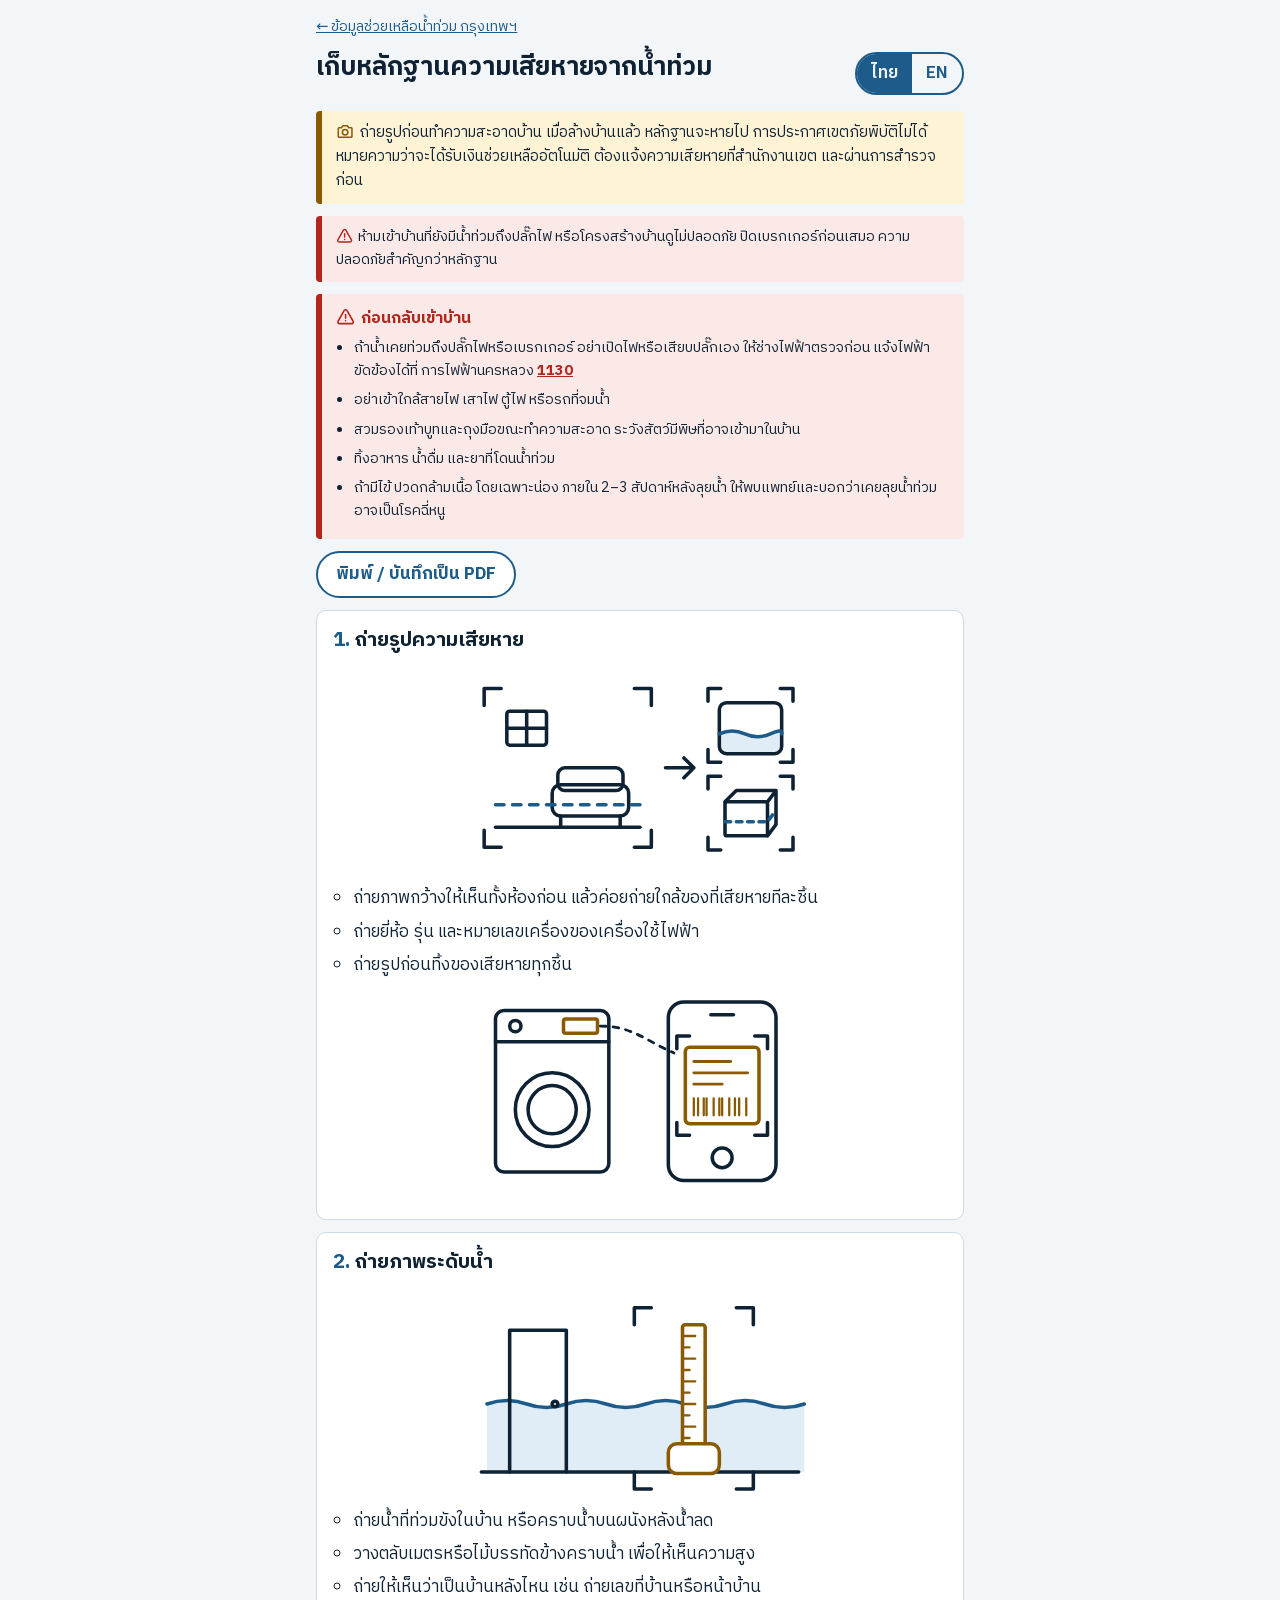
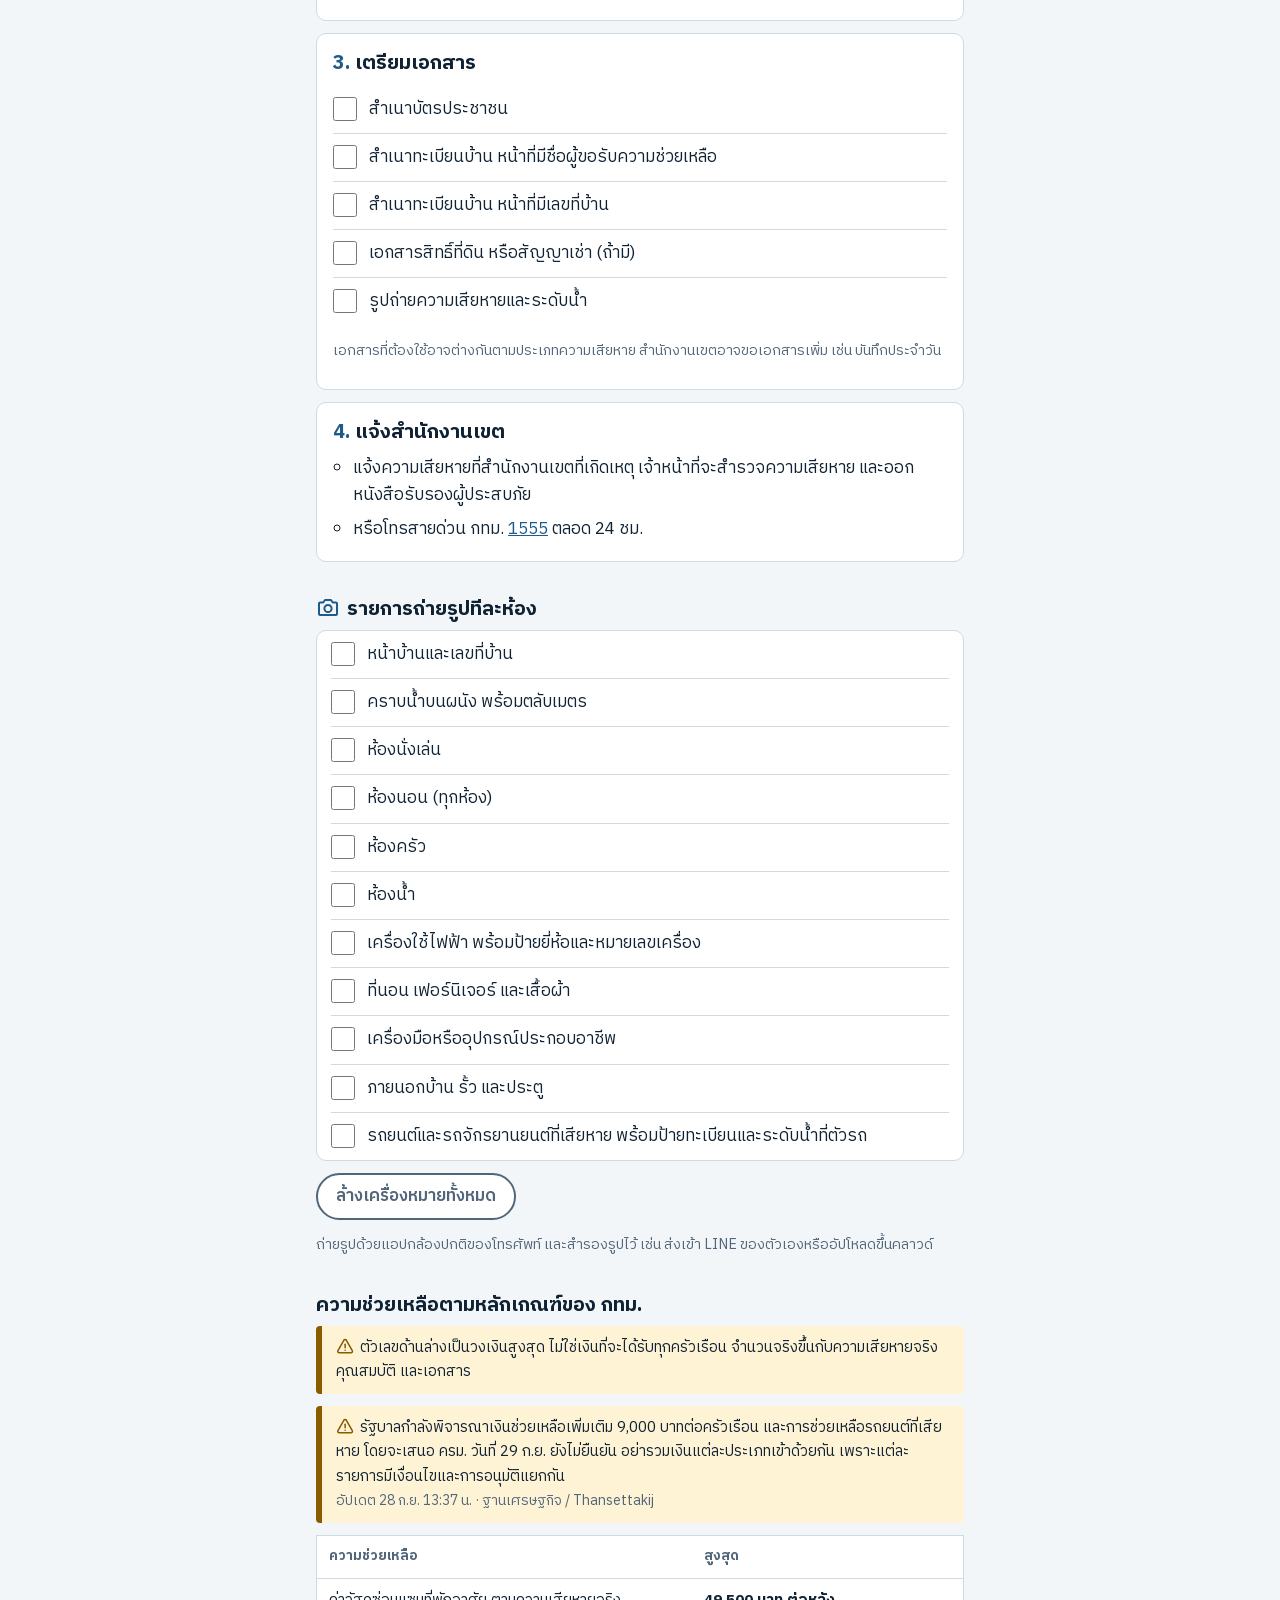
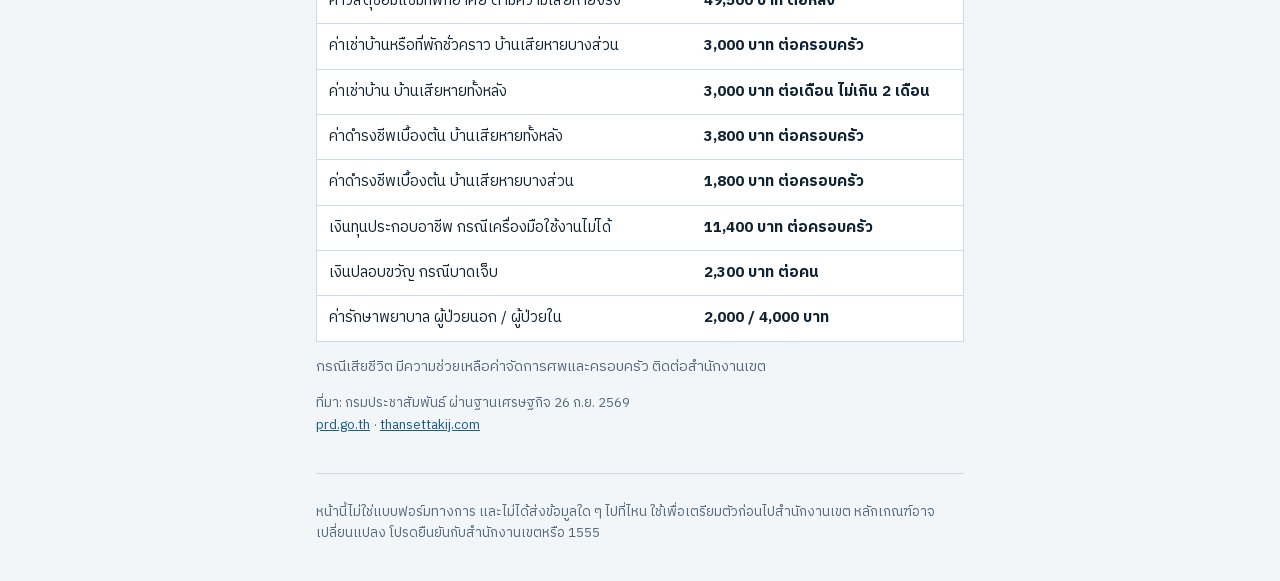
<file: damage.html>
<!DOCTYPE html>
<html lang="th">
<head>
<meta charset="utf-8">
<meta name="viewport" content="width=device-width, initial-scale=1, viewport-fit=cover">
<title>Damage record · บันทึกความเสียหาย · Bangkok Flood Help</title>
<meta name="description" content="ถ่ายรูปก่อนทำความสะอาดบ้าน วิธีเก็บหลักฐานความเสียหายจากน้ำท่วม เอกสารที่ต้องเตรียม และวงเงินช่วยเหลือตามหลักเกณฑ์ของ กทม. รวบรวมโดยอาสาสมัคร ไม่ใช่แบบฟอร์มทางการ">
<meta property="og:type" content="website">
<meta property="og:locale" content="th_TH">
<meta property="og:site_name" content="ข้อมูลช่วยเหลือน้ำท่วม กรุงเทพฯ">
<meta property="og:title" content="เก็บหลักฐานความเสียหายจากน้ำท่วม · บันทึกความเสียหาย">
<meta property="og:description" content="ถ่ายรูปก่อนทำความสะอาดบ้าน เมื่อล้างบ้านแล้ว หลักฐานจะหายไป รายการถ่ายรูป เอกสารที่ต้องเตรียม และวงเงินช่วยเหลือตามหลักเกณฑ์ของ กทม.">
<meta property="og:url" content="https://bkkfloodhelp.github.io/bangkok-flood-hub/damage.html">
<meta property="og:image" content="https://bkkfloodhelp.github.io/bangkok-flood-hub/og-image.png">
<meta property="og:image:width" content="1200">
<meta property="og:image:height" content="630">
<meta name="twitter:card" content="summary_large_image">
<link rel="icon" href="favicon-32.png" sizes="32x32" type="image/png">
<link rel="icon" href="icon.svg" type="image/svg+xml">
<link rel="apple-touch-icon" href="apple-touch-icon.png">
<!-- Runs before the page paints: marks that JavaScript works and applies the saved language. -->
<script>document.documentElement.classList.add("js");try{var l=localStorage.getItem("lang");if(l==="th"||l==="en")document.documentElement.lang=l}catch(e){}</script>
<link rel="stylesheet" href="style.css">
</head>
<body>
<!--include:icons.svg--><svg xmlns="http://www.w3.org/2000/svg" style="display:none">
  <!-- Section icons, drawn for this site. 24x24 grid, 2px round strokes, no fill; colour comes from
       the surrounding text (currentColor), so light/dark mode and print just work.
       Use: <svg class="icon" aria-hidden="true" focusable="false"><use href="#i-phone"/></svg>
       scripts/embed-fallback.mjs copies this file into each page at build time. -->
  <symbol id="i-phone" viewBox="0 0 24 24"><path d="M6 3h3.5l1.8 4.6-2.4 1.6a11.5 11.5 0 0 0 5.9 5.9l1.6-2.4 4.6 1.8V18a3 3 0 0 1-3 3A16 16 0 0 1 3 6a3 3 0 0 1 3-3z"/></symbol>
  <symbol id="i-shelter" viewBox="0 0 24 24"><path d="M3 11.5 12 4l9 7.5"/><path d="M5.5 10v10h13V10"/><path d="M10 20v-5.5h4V20"/></symbol>
  <symbol id="i-road" viewBox="0 0 24 24"><path d="M8.5 3 4 21"/><path d="M15.5 3 20 21"/><path d="M12 4v2.5M12 10v3M12 16.5V20"/></symbol>
  <symbol id="i-safety" viewBox="0 0 24 24"><path d="M12 3 19.5 6v5.5c0 4.6-3.2 8.2-7.5 9.5-4.3-1.3-7.5-4.9-7.5-9.5V6z"/><path d="m8.8 12.2 2.3 2.3 4.2-4.6"/></symbol>
  <symbol id="i-camera" viewBox="0 0 24 24"><path d="M4 7.5h3.2L9 5h6l1.8 2.5H20a1 1 0 0 1 1 1V19a1 1 0 0 1-1 1H4a1 1 0 0 1-1-1V8.5a1 1 0 0 1 1-1z"/><circle cx="12" cy="13.5" r="3.6"/></symbol>
  <symbol id="i-donate" viewBox="0 0 24 24"><path d="M4.5 11.5h15V20a1 1 0 0 1-1 1h-13a1 1 0 0 1-1-1z"/><path d="M3.5 7.5h17v4h-17z"/><path d="M12 7.5V21"/><path d="M12 7.5C10.5 4.5 7 4.3 7 6.3S10.2 7.5 12 7.5c1.8 0 5 .8 5-1.2s-3.5-1.8-5 1.2z"/></symbol>
  <symbol id="i-warning" viewBox="0 0 24 24"><path d="M10.3 4.3 2.6 17.8A2 2 0 0 0 4.3 20.8h15.4a2 2 0 0 0 1.7-3L13.7 4.3a2 2 0 0 0-3.4 0z"/><path d="M12 9.5v4.5"/><path d="M12 17.3v.01"/></symbol>
</svg><!--/include:icons.svg-->
<div class="wrap">

<p class="back"><a href="./"><span data-th>← ข้อมูลช่วยเหลือน้ำท่วม กรุงเทพฯ</span><span data-en lang="en">← Bangkok flood help</span></a></p>

<header>
  <div>
    <h1><span data-th>เก็บหลักฐานความเสียหายจากน้ำท่วม</span><span data-en lang="en">Collect evidence of flood damage</span></h1>
  </div>
  <div class="lang" role="group" aria-label="Language">
    <button type="button" data-set="th" aria-pressed="true">ไทย</button>
    <button type="button" data-set="en" aria-pressed="false" lang="en">EN</button>
  </div>
</header>

<p class="note intro bi-block"><svg class="icon" aria-hidden="true" focusable="false"><use href="#i-camera"/></svg><span data-th>ถ่ายรูปก่อนทำความสะอาดบ้าน เมื่อล้างบ้านแล้ว หลักฐานจะหายไป การประกาศเขตภัยพิบัติไม่ได้หมายความว่าจะได้รับเงินช่วยเหลืออัตโนมัติ ต้องแจ้งความเสียหายที่สำนักงานเขต และผ่านการสำรวจก่อน</span><span data-en lang="en">Take photos before you clean. Once the house is washed, the evidence is gone. Being in a disaster zone does not mean you receive assistance automatically. You must report the damage to your district office and have it surveyed first.</span></p>

<p class="safety bi-block"><svg class="icon" aria-hidden="true" focusable="false"><use href="#i-warning"/></svg><span data-th>ห้ามเข้าบ้านที่ยังมีน้ำท่วมถึงปลั๊กไฟ หรือโครงสร้างบ้านดูไม่ปลอดภัย ปิดเบรกเกอร์ก่อนเสมอ ความปลอดภัยสำคัญกว่าหลักฐาน</span><span data-en lang="en">Don't enter a house if water is still at the level of power outlets, or if the structure looks unsafe. Always switch off the breaker first. Your safety matters more than evidence.</span></p>

<!-- Red warning box, same style as the safety note above. Printed too. -->
<section class="safety before-home" aria-labelledby="before-home-title">
  <h2 id="before-home-title"><svg class="icon" aria-hidden="true" focusable="false"><use href="#i-warning"/></svg><span data-th>ก่อนกลับเข้าบ้าน</span><span data-en lang="en">Before going back home</span></h2>
  <ul class="points">
    <li class="bi-block"><span data-th>ถ้าน้ำเคยท่วมถึงปลั๊กไฟหรือเบรกเกอร์ อย่าเปิดไฟหรือเสียบปลั๊กเอง ให้ช่างไฟฟ้าตรวจก่อน แจ้งไฟฟ้าขัดข้องได้ที่ การไฟฟ้านครหลวง <a href="tel:1130">1130</a></span><span data-en lang="en">If water reached your outlets or breaker, don't switch the power back on or plug anything in yourself. Have an electrician check first. Report power problems to MEA at <a href="tel:1130">1130</a>.</span></li>
    <li class="bi-block"><span data-th>อย่าเข้าใกล้สายไฟ เสาไฟ ตู้ไฟ หรือรถที่จมน้ำ</span><span data-en lang="en">Stay away from power lines, poles, electrical cabinets and submerged cars.</span></li>
    <li class="bi-block"><span data-th>สวมรองเท้าบูทและถุงมือขณะทำความสะอาด ระวังสัตว์มีพิษที่อาจเข้ามาในบ้าน</span><span data-en lang="en">Wear boots and gloves while cleaning, and watch for snakes and other animals that may have come inside.</span></li>
    <li class="bi-block"><span data-th>ทิ้งอาหาร น้ำดื่ม และยาที่โดนน้ำท่วม</span><span data-en lang="en">Throw away food, drinking water and medicine that touched floodwater.</span></li>
    <li class="bi-block"><span data-th>ถ้ามีไข้ ปวดกล้ามเนื้อ โดยเฉพาะน่อง ภายใน 2–3 สัปดาห์หลังลุยน้ำ ให้พบแพทย์และบอกว่าเคยลุยน้ำท่วม อาจเป็นโรคฉี่หนู</span><span data-en lang="en">If you get a fever or muscle pain, especially in the calves, within 2–3 weeks of wading through floodwater, see a doctor and tell them. It could be leptospirosis.</span></li>
  </ul>
</section>

<!-- Needs JavaScript (window.print), so hidden without it; the browser's own Print still works. -->
<p class="actions"><button type="button" class="print-btn" id="print"><span data-th>พิมพ์ / บันทึกเป็น PDF</span><span data-en lang="en">Print / save as PDF</span></button></p>

<ol class="steps">
  <li>
    <h2><span data-th>ถ่ายรูปความเสียหาย</span><span data-en lang="en">Photograph the damage</span></h2>
    <figure class="ill-fig"><!--include:img/evidence-room.svg--><svg xmlns="http://www.w3.org/2000/svg" viewBox="0 0 240 150" fill="none" stroke="currentColor" stroke-width="2.5" stroke-linecap="round" stroke-linejoin="round" class="ill" aria-hidden="true" focusable="false">
  <!-- Wide shot: the whole room -->
  <path d="M18 116h102"/>
  <rect x="26" y="34" width="28" height="24" rx="2"/><path d="M40 34v24M26 46h28"/>
  <rect x="62" y="74" width="46" height="16" rx="5"/>
  <rect x="58" y="86" width="54" height="22" rx="6"/>
  <path d="M64 108v8M106 108v8"/>
  <path d="M18 100h102" stroke-dasharray="6 6" style="stroke:var(--water,#1d5c8a)"/>
  <path d="M10 30V18h12M116 18h12v12M128 118v12h-12M22 130h-12v-12"/>
  <!-- Then -->
  <path d="M138 74h20m-7-7 7 7-7 7"/>
  <!-- Close-up 1: the stained sofa cushion -->
  <path d="M176 50 q9 -4 18 0 t18 0 t8 0 V60 a4 4 0 0 1 -4 4 H180 a4 4 0 0 1 -4 -4 Z" style="fill:var(--water-soft,#e1edf6);stroke:none"/>
  <rect x="176" y="28" width="44" height="36" rx="5"/>
  <path d="M176 50 q9 -4 18 0 t18 0 t8 0" style="stroke:var(--water,#1d5c8a)"/>
  <path d="M168 27V18h9M219 18h9v9M228 61v9h-9M177 70h-9v-9"/>
  <!-- Close-up 2: a damaged box -->
  <rect x="180" y="98" width="30" height="24" rx="1.5"/>
  <path d="M180 98l8-8h28l-6 8M216 90v24l-6 8"/>
  <path d="M180 112h30l6-8" stroke-dasharray="4 4" style="stroke:var(--water,#1d5c8a)"/>
  <path d="M168 89V80h9M219 80h9v9M228 123v9h-9M177 132h-9v-9"/>
</svg><!--/include:img/evidence-room.svg--></figure>
    <ul class="points">
      <li class="bi-block"><span data-th>ถ่ายภาพกว้างให้เห็นทั้งห้องก่อน แล้วค่อยถ่ายใกล้ของที่เสียหายทีละชิ้น</span><span data-en lang="en">Take a wide shot of each room first, then close-ups of each damaged item.</span></li>
      <li class="bi-block"><span data-th>ถ่ายยี่ห้อ รุ่น และหมายเลขเครื่องของเครื่องใช้ไฟฟ้า</span><span data-en lang="en">Photograph the brand, model and serial number labels on appliances.</span></li>
      <li class="bi-block"><span data-th>ถ่ายรูปก่อนทิ้งของเสียหายทุกชิ้น</span><span data-en lang="en">Photograph every damaged item before you throw it away.</span></li>
    </ul>
    <figure class="ill-fig"><!--include:img/evidence-label.svg--><svg xmlns="http://www.w3.org/2000/svg" viewBox="0 0 240 150" fill="none" stroke="currentColor" stroke-width="2.5" stroke-linecap="round" stroke-linejoin="round" class="ill" aria-hidden="true" focusable="false">
  <!-- Washing machine with its label -->
  <rect x="18" y="18" width="80" height="114" rx="6"/>
  <path d="M18 40h80"/><circle cx="32" cy="29" r="4"/>
  <circle cx="58" cy="88" r="26"/><circle cx="58" cy="88" r="17"/>
  <rect x="66" y="24" width="24" height="10" rx="1.5" style="fill:var(--panel,#fff);stroke:var(--amber,#8a5a00)"/>
  <!-- The phone shows the label, enlarged -->
  <path d="M92 29 C115 29 125 40 144 48" stroke-dasharray="4 5" stroke-width="2"/>
  <rect x="140" y="12" width="76" height="126" rx="11"/>
  <path d="M170 21h16"/>
  <rect x="152" y="44" width="52" height="54" rx="3" style="fill:var(--panel,#fff);stroke:var(--amber,#8a5a00)"/>
  <path d="M158 54h26M158 62h38M158 70h20" stroke-width="2" style="stroke:var(--amber,#8a5a00)"/>
  <path d="M158 80v12M161 80v12M165 80v12M167 80v12M172 80v12M176 80v12M178 80v12M183 80v12M187 80v12M190 80v12M195 80v12" stroke-width="1.6" style="stroke:var(--amber,#8a5a00)"/>
  <path d="M146 45V36h9M201 36h9v9M210 97v9h-9M155 106h-9v-9"/>
  <circle cx="178" cy="122" r="7"/>
</svg><!--/include:img/evidence-label.svg--></figure>
  </li>
  <li>
    <h2><span data-th>ถ่ายภาพระดับน้ำ</span><span data-en lang="en">Photograph the water level</span></h2>
    <figure class="ill-fig"><!--include:img/evidence-waterline.svg--><svg xmlns="http://www.w3.org/2000/svg" viewBox="0 0 240 150" fill="none" stroke="currentColor" stroke-width="2.5" stroke-linecap="round" stroke-linejoin="round" class="ill" aria-hidden="true" focusable="false">
  <!-- Stain on the wall below the water line -->
  <path d="M12 84 q14 -5 28 0 t28 0 t28 0 t28 0 t28 0 t28 0 t28 0 t28 0 V132 H12 Z" style="fill:var(--water-soft,#e1edf6);stroke:none"/>
  <path d="M12 84 q14 -5 28 0 t28 0 t28 0 t28 0 t28 0 t28 0 t28 0 t28 0" style="stroke:var(--water,#1d5c8a)"/>
  <!-- Door frame and floor, for context -->
  <path d="M28 132V32h40v100"/><circle cx="60" cy="84" r="2"/>
  <path d="M8 132h224"/>
  <!-- Tape measure standing on the floor, reaching above the water line -->
  <rect x="150" y="28" width="16" height="92" rx="2" style="fill:var(--panel,#fff);stroke:var(--amber,#8a5a00)"/>
  <path d="M150 36h9M150 44h5M150 52h9M150 60h5M150 68h9M150 76h5M150 84h9M150 92h5M150 100h9M150 108h5M150 116h9" stroke-width="1.6" style="stroke:var(--amber,#8a5a00)"/>
  <rect x="140" y="112" width="36" height="21" rx="6" style="fill:var(--panel,#fff);stroke:var(--amber,#8a5a00)"/>
  <!-- Camera viewfinder around the tape and the water line -->
  <path d="M116 28V16h12M188 16h12v12M200 132v12h-12M128 144h-12v-12"/>
</svg><!--/include:img/evidence-waterline.svg--></figure>
    <ul class="points">
      <li class="bi-block"><span data-th>ถ่ายน้ำที่ท่วมขังในบ้าน หรือคราบน้ำบนผนังหลังน้ำลด</span><span data-en lang="en">Photograph the water inside the house, or the water line left on the walls after it drops.</span></li>
      <li class="bi-block"><span data-th>วางตลับเมตรหรือไม้บรรทัดข้างคราบน้ำ เพื่อให้เห็นความสูง</span><span data-en lang="en">Hold a tape measure or ruler next to the water line to show its height.</span></li>
      <li class="bi-block"><span data-th>ถ่ายให้เห็นว่าเป็นบ้านหลังไหน เช่น ถ่ายเลขที่บ้านหรือหน้าบ้าน</span><span data-en lang="en">Include something that identifies the house, such as the house number or the front of the house.</span></li>
    </ul>
  </li>
  <li>
    <h2><span data-th>เตรียมเอกสาร</span><span data-en lang="en">Prepare documents</span></h2>
    <ul class="checklist">
      <li><label><input type="checkbox" id="doc-id" data-save><span class="bi-block"><span data-th>สำเนาบัตรประชาชน</span><span data-en lang="en">Copy of your ID card</span></span></label></li>
      <li><label><input type="checkbox" id="doc-house-name" data-save><span class="bi-block"><span data-th>สำเนาทะเบียนบ้าน หน้าที่มีชื่อผู้ขอรับความช่วยเหลือ</span><span data-en lang="en">Copy of the house registration page with the applicant's name</span></span></label></li>
      <li><label><input type="checkbox" id="doc-house-number" data-save><span class="bi-block"><span data-th>สำเนาทะเบียนบ้าน หน้าที่มีเลขที่บ้าน</span><span data-en lang="en">Copy of the house registration page with the house number</span></span></label></li>
      <li><label><input type="checkbox" id="doc-land" data-save><span class="bi-block"><span data-th>เอกสารสิทธิ์ที่ดิน หรือสัญญาเช่า (ถ้ามี)</span><span data-en lang="en">Land title deed or rental contract (if you have one)</span></span></label></li>
      <li><label><input type="checkbox" id="doc-photos" data-save><span class="bi-block"><span data-th>รูปถ่ายความเสียหายและระดับน้ำ</span><span data-en lang="en">Photos of the damage and the water level</span></span></label></li>
    </ul>
    <p class="small bi-block"><span data-th>เอกสารที่ต้องใช้อาจต่างกันตามประเภทความเสียหาย สำนักงานเขตอาจขอเอกสารเพิ่ม เช่น บันทึกประจำวัน</span><span data-en lang="en">The documents needed can differ by type of damage. The district office may ask for more, such as a police daily report.</span></p>
  </li>
  <li>
    <h2><span data-th>แจ้งสำนักงานเขต</span><span data-en lang="en">Report to your district office</span></h2>
    <ul class="points">
      <li class="bi-block"><span data-th>แจ้งความเสียหายที่สำนักงานเขตที่เกิดเหตุ เจ้าหน้าที่จะสำรวจความเสียหาย และออกหนังสือรับรองผู้ประสบภัย</span><span data-en lang="en">Report the damage to the district office where it happened. Officials will survey the damage and issue a disaster victim certificate.</span></li>
      <li class="bi-block"><span data-th>หรือโทรสายด่วน กทม. <a href="tel:1555">1555</a> ตลอด 24 ชม.</span><span data-en lang="en">Or call the BMA hotline <a href="tel:1555">1555</a>, 24 hours.</span></li>
    </ul>
  </li>
</ol>

<h2><svg class="icon" aria-hidden="true" focusable="false"><use href="#i-camera"/></svg><span data-th>รายการถ่ายรูปทีละห้อง</span><span data-en lang="en">Room-by-room photo checklist</span></h2>
<ul class="checklist boxed">
  <li><label><input type="checkbox" id="room-front" data-save><span class="bi-block"><span data-th>หน้าบ้านและเลขที่บ้าน</span><span data-en lang="en">Front of the house and house number</span></span></label></li>
  <li><label><input type="checkbox" id="room-waterline" data-save><span class="bi-block"><span data-th>คราบน้ำบนผนัง พร้อมตลับเมตร</span><span data-en lang="en">Water line on the wall, with a tape measure</span></span></label></li>
  <li><label><input type="checkbox" id="room-living" data-save><span class="bi-block"><span data-th>ห้องนั่งเล่น</span><span data-en lang="en">Living room</span></span></label></li>
  <li><label><input type="checkbox" id="room-bedrooms" data-save><span class="bi-block"><span data-th>ห้องนอน (ทุกห้อง)</span><span data-en lang="en">Bedrooms (each one)</span></span></label></li>
  <li><label><input type="checkbox" id="room-kitchen" data-save><span class="bi-block"><span data-th>ห้องครัว</span><span data-en lang="en">Kitchen</span></span></label></li>
  <li><label><input type="checkbox" id="room-bathroom" data-save><span class="bi-block"><span data-th>ห้องน้ำ</span><span data-en lang="en">Bathroom</span></span></label></li>
  <li><label><input type="checkbox" id="room-appliances" data-save><span class="bi-block"><span data-th>เครื่องใช้ไฟฟ้า พร้อมป้ายยี่ห้อและหมายเลขเครื่อง</span><span data-en lang="en">Appliances, with brand and serial number labels</span></span></label></li>
  <li><label><input type="checkbox" id="room-furniture" data-save><span class="bi-block"><span data-th>ที่นอน เฟอร์นิเจอร์ และเสื้อผ้า</span><span data-en lang="en">Mattresses, furniture and clothing</span></span></label></li>
  <li><label><input type="checkbox" id="room-work-tools" data-save><span class="bi-block"><span data-th>เครื่องมือหรืออุปกรณ์ประกอบอาชีพ</span><span data-en lang="en">Tools or equipment you use for work</span></span></label></li>
  <li><label><input type="checkbox" id="room-outside" data-save><span class="bi-block"><span data-th>ภายนอกบ้าน รั้ว และประตู</span><span data-en lang="en">Outside, fences and gates</span></span></label></li>
  <li><label><input type="checkbox" id="room-vehicles" data-save><span class="bi-block"><span data-th>รถยนต์และรถจักรยานยนต์ที่เสียหาย พร้อมป้ายทะเบียนและระดับน้ำที่ตัวรถ</span><span data-en lang="en">Damaged cars and motorbikes, with the number plate and the water line on the vehicle</span></span></label></li>
</ul>
<!-- Needs JavaScript (it asks for confirmation first), so hidden without it and in print. -->
<p class="actions"><button type="button" class="clear-btn" id="clear-ticks"><span data-th>ล้างเครื่องหมายทั้งหมด</span><span data-en lang="en">Clear all ticks</span></button></p>
<p class="small bi-block"><span data-th>ถ่ายรูปด้วยแอปกล้องปกติของโทรศัพท์ และสำรองรูปไว้ เช่น ส่งเข้า LINE ของตัวเองหรืออัปโหลดขึ้นคลาวด์</span><span data-en lang="en">Use your phone's normal camera app, and back the photos up, for example by sending them to yourself on LINE or uploading them to cloud storage.</span></p>

<h2><span data-th>ความช่วยเหลือตามหลักเกณฑ์ของ กทม.</span><span data-en lang="en">Assistance under BMA rules</span></h2>
<p class="note bi-block"><svg class="icon" aria-hidden="true" focusable="false"><use href="#i-warning"/></svg><span data-th>ตัวเลขด้านล่างเป็นวงเงินสูงสุด ไม่ใช่เงินที่จะได้รับทุกครัวเรือน จำนวนจริงขึ้นกับความเสียหายจริง คุณสมบัติ และเอกสาร</span><span data-en lang="en">These are maximum amounts, not what every household receives. The actual amount depends on the real damage, eligibility and documents.</span></p>
<!-- Pending note, rows and source line are filled from "assistance" in data/flood.json by scripts/embed-fallback.mjs. -->
<div class="note" id="assist-pending"><!--render:assist-pending--><svg class="icon" aria-hidden="true" focusable="false"><use href="#i-warning"/></svg><span data-th>รัฐบาลกำลังพิจารณาเงินช่วยเหลือเพิ่มเติม 9,000 บาทต่อครัวเรือน และการช่วยเหลือรถยนต์ที่เสียหาย โดยจะเสนอ ครม. วันที่ 29 ก.ย. ยังไม่ยืนยัน อย่ารวมเงินแต่ละประเภทเข้าด้วยกัน เพราะแต่ละรายการมีเงื่อนไขและการอนุมัติแยกกัน</span><span data-en lang="en">The government is considering an extra 9,000 baht per household and help for damaged cars, to be put to the Cabinet on 29 Sep. This is not confirmed. Don&#39;t add the amounts together: each type of help has its own conditions and approval.</span><br><span class="meta"><span class="age" data-ts="2026-09-28T13:37:00+07:00"><span data-th>อัปเดต 28 ก.ย. 13:37 น.</span><span data-en lang="en">updated 28 Sep, 13:37</span></span> · ฐานเศรษฐกิจ / Thansettakij</span><!--/render:assist-pending--></div>
<table class="assist">
  <thead><tr><th scope="col"><span data-th>ความช่วยเหลือ</span><span data-en lang="en">Assistance</span></th><th scope="col"><span data-th>สูงสุด</span><span data-en lang="en">Maximum</span></th></tr></thead>
  <tbody><!--render:assist-rows--><tr><th scope="row"><span data-th>ค่าวัสดุซ่อมแซมที่พักอาศัย ตามความเสียหายจริง</span><span data-en lang="en">Home repair materials, based on actual damage</span></th><td><span data-th>49,500 บาท ต่อหลัง</span><span data-en lang="en">49,500 baht per house</span></td></tr>
<tr><th scope="row"><span data-th>ค่าเช่าบ้านหรือที่พักชั่วคราว บ้านเสียหายบางส่วน</span><span data-en lang="en">Temporary housing or rent, home partly damaged</span></th><td><span data-th>3,000 บาท ต่อครอบครัว</span><span data-en lang="en">3,000 baht per family</span></td></tr>
<tr><th scope="row"><span data-th>ค่าเช่าบ้าน บ้านเสียหายทั้งหลัง</span><span data-en lang="en">Rent, home fully destroyed</span></th><td><span data-th>3,000 บาท ต่อเดือน ไม่เกิน 2 เดือน</span><span data-en lang="en">3,000 baht a month, up to 2 months</span></td></tr>
<tr><th scope="row"><span data-th>ค่าดำรงชีพเบื้องต้น บ้านเสียหายทั้งหลัง</span><span data-en lang="en">Basic living costs, home fully damaged</span></th><td><span data-th>3,800 บาท ต่อครอบครัว</span><span data-en lang="en">3,800 baht per family</span></td></tr>
<tr><th scope="row"><span data-th>ค่าดำรงชีพเบื้องต้น บ้านเสียหายบางส่วน</span><span data-en lang="en">Basic living costs, home partly damaged</span></th><td><span data-th>1,800 บาท ต่อครอบครัว</span><span data-en lang="en">1,800 baht per family</span></td></tr>
<tr><th scope="row"><span data-th>เงินทุนประกอบอาชีพ กรณีเครื่องมือใช้งานไม่ได้</span><span data-en lang="en">Livelihood support, if work tools can&#39;t be used</span></th><td><span data-th>11,400 บาท ต่อครอบครัว</span><span data-en lang="en">11,400 baht per family</span></td></tr>
<tr><th scope="row"><span data-th>เงินปลอบขวัญ กรณีบาดเจ็บ</span><span data-en lang="en">Support for injury</span></th><td><span data-th>2,300 บาท ต่อคน</span><span data-en lang="en">2,300 baht per person</span></td></tr>
<tr><th scope="row"><span data-th>ค่ารักษาพยาบาล ผู้ป่วยนอก / ผู้ป่วยใน</span><span data-en lang="en">Medical costs, outpatient / inpatient</span></th><td><span data-th>2,000 / 4,000 บาท</span><span data-en lang="en">2,000 / 4,000 baht</span></td></tr><!--/render:assist-rows--></tbody>
</table>
<p class="small bi-block"><span data-th>กรณีเสียชีวิต มีความช่วยเหลือค่าจัดการศพและครอบครัว ติดต่อสำนักงานเขต</span><span data-en lang="en">Support is also available for funerals and bereaved families; contact your district office.</span></p>
<p class="src bi-block" id="assist-source"><!--render:assist-source--><span data-th>ที่มา: กรมประชาสัมพันธ์ ผ่านฐานเศรษฐกิจ 26 ก.ย. 2569</span><span data-en lang="en">Source: Government Public Relations Department, via Thansettakij, 26 Sep 2026</span><br><a href="https://www.prd.go.th/th/content/category/detail/id/33/iid/545192" lang="en">prd.go.th</a> · <a href="https://www.thansettakij.com/general-news/669937" lang="en">thansettakij.com</a><!--/render:assist-source--></p>

<footer>
  <p class="bi-block"><span data-th>หน้านี้ไม่ใช่แบบฟอร์มทางการ และไม่ได้ส่งข้อมูลใด ๆ ไปที่ไหน ใช้เพื่อเตรียมตัวก่อนไปสำนักงานเขต หลักเกณฑ์อาจเปลี่ยนแปลง โปรดยืนยันกับสำนักงานเขตหรือ 1555</span><span data-en lang="en">This page is not an official form and does not send your information anywhere. Use it to prepare before visiting your district office. Rules may change; confirm with your district office or 1555.</span></p>
</footer>
</div>

<script src="lang.js"></script>
<script src="damage.js"></script>
</body>
</html>
</file>
<file: style.css>
/* IBM Plex Sans Thai (SIL Open Font License, see fonts/OFL.txt), self-hosted so the page
   looks the same offline and makes no third-party requests. Thai + Latin subsets only. */
@font-face{font-family:"IBM Plex Sans Thai";font-style:normal;font-weight:400;font-display:swap;
  src:url(fonts/ibm-plex-sans-thai-thai-400.woff2) format("woff2");unicode-range:U+02D7, U+0303, U+0331, U+0E01-0E5B, U+200C-200D, U+25CC}
@font-face{font-family:"IBM Plex Sans Thai";font-style:normal;font-weight:400;font-display:swap;
  src:url(fonts/ibm-plex-sans-thai-latin-400.woff2) format("woff2");unicode-range:U+0000-00FF, U+0131, U+0152-0153, U+02BB-02BC, U+02C6, U+02DA, U+02DC, U+0304, U+0308, U+0329, U+2000-206F, U+20AC, U+2122, U+2191, U+2193, U+2212, U+2215, U+FEFF, U+FFFD}
@font-face{font-family:"IBM Plex Sans Thai";font-style:normal;font-weight:600;font-display:swap;
  src:url(fonts/ibm-plex-sans-thai-thai-600.woff2) format("woff2");unicode-range:U+02D7, U+0303, U+0331, U+0E01-0E5B, U+200C-200D, U+25CC}
@font-face{font-family:"IBM Plex Sans Thai";font-style:normal;font-weight:600;font-display:swap;
  src:url(fonts/ibm-plex-sans-thai-latin-600.woff2) format("woff2");unicode-range:U+0000-00FF, U+0131, U+0152-0153, U+02BB-02BC, U+02C6, U+02DA, U+02DC, U+0304, U+0308, U+0329, U+2000-206F, U+20AC, U+2122, U+2191, U+2193, U+2212, U+2215, U+FEFF, U+FFFD}
@font-face{font-family:"IBM Plex Sans Thai";font-style:normal;font-weight:700;font-display:swap;
  src:url(fonts/ibm-plex-sans-thai-thai-700.woff2) format("woff2");unicode-range:U+02D7, U+0303, U+0331, U+0E01-0E5B, U+200C-200D, U+25CC}
@font-face{font-family:"IBM Plex Sans Thai";font-style:normal;font-weight:700;font-display:swap;
  src:url(fonts/ibm-plex-sans-thai-latin-700.woff2) format("woff2");unicode-range:U+0000-00FF, U+0131, U+0152-0153, U+02BB-02BC, U+02C6, U+02DA, U+02DC, U+0304, U+0308, U+0329, U+2000-206F, U+20AC, U+2122, U+2191, U+2193, U+2212, U+2215, U+FEFF, U+FFFD}

:root{
  box-sizing:border-box;
  padding-top:env(safe-area-inset-top,0px);
  padding-bottom:env(safe-area-inset-bottom,0px);
  --bg:#f3f6f8; --ink:#0f2233; --muted:#51667a; --line:#cfdae3;
  --water:#1d5c8a; --water-soft:#e1edf6; --alert:#b3261e; --alert-soft:#fbe9e7;
  --amber:#8a5a00; --amber-soft:#fff3d6; --panel:#ffffff;
}
@media (prefers-color-scheme: dark){
  :root:not([data-theme="light"]){
    --bg:#0c1822; --ink:#e6eef4; --muted:#93a7b8; --line:#23394b;
    --water:#6fb1e0; --water-soft:#12293a; --alert:#ff8a80; --alert-soft:#3a1614;
    --amber:#f5c451; --amber-soft:#33280e; --panel:#122230;
  }
}
:root[data-theme="dark"]{
  --bg:#0c1822; --ink:#e6eef4; --muted:#93a7b8; --line:#23394b;
  --water:#6fb1e0; --water-soft:#12293a; --alert:#ff8a80; --alert-soft:#3a1614;
  --amber:#f5c451; --amber-soft:#33280e; --panel:#122230;
}
html{scroll-padding-top:env(safe-area-inset-top,0px)}
*{box-sizing:border-box}
body{margin:0;background:var(--bg);color:var(--ink);
  font-family:"IBM Plex Sans Thai",system-ui,-apple-system,"Segoe UI",Tahoma,sans-serif;
  font-size:17px;line-height:1.6}
.wrap{max-width:680px;margin:0 auto;padding:16px}
/* Links without their own colour use the site blue (the browser default blue is unreadable in dark mode). */
a{color:var(--water)}
header{display:flex;justify-content:space-between;align-items:flex-start;gap:12px;padding:8px 0 4px}
h1{font-size:1.6rem;line-height:1.25;margin:0}
.updated{color:var(--muted);font-size:.9rem;margin:4px 0 0}
.lang{display:flex;border:2px solid var(--water);border-radius:999px;overflow:hidden;flex-shrink:0}
.lang button{background:none;border:0;padding:6px 14px;font:inherit;font-weight:600;color:var(--water);cursor:pointer}
.lang button[aria-pressed="true"]{background:var(--water);color:var(--bg)}
.status{background:var(--alert-soft);border-left:6px solid var(--alert);padding:14px 16px;margin:16px 0;border-radius:4px}
.status strong{color:var(--alert)}
.status p{margin:6px 0 0}
h2{font-size:1.25rem;margin:32px 0 4px}
.sub{color:var(--muted);margin:0 0 12px;font-size:.95rem}
.calls{display:grid;grid-template-columns:1fr 1fr;gap:10px}
.call{display:flex;flex-direction:column;text-decoration:none;color:var(--ink);background:var(--panel);
  border:1px solid var(--line);border-radius:10px;padding:12px 14px;min-height:88px}
.call b{font-size:1.5rem;color:var(--water);line-height:1.2}
.call.urgent{border:2px solid var(--alert)}
.call.urgent b{color:var(--alert)}
.call span{font-size:.92rem}
.call:focus-visible,.lang button:focus-visible,select:focus-visible,a:focus-visible,button:focus-visible,input:focus-visible{outline:3px solid var(--amber);outline-offset:2px}
select{font:inherit;padding:8px 10px;border:1px solid var(--line);border-radius:8px;background:var(--panel);color:var(--ink);width:100%;margin-bottom:10px}
ul.list{list-style:none;margin:0;padding:0;background:var(--panel);border:1px solid var(--line);border-radius:10px}
ul.list li{padding:12px 14px;display:flex;justify-content:space-between;gap:12px;align-items:center}
/* Divider above every row except the first visible one (rows are hidden by the district filter). */
ul.list li:not([hidden]) ~ li{border-top:1px solid var(--line)}
.name{font-weight:600}
.meta{color:var(--muted);font-size:.88rem}
.tel{white-space:nowrap;text-decoration:none;font-weight:700;color:var(--water);border:2px solid var(--water);border-radius:999px;padding:4px 12px}
.road{display:block}
.tag{display:inline-block;font-size:.8rem;font-weight:600;padding:1px 8px;border-radius:4px;margin-right:6px}
.tag.avoid{background:var(--alert-soft);color:var(--alert)}
.tag.slow{background:var(--amber-soft);color:var(--amber)}
.tag.no-small-cars{background:var(--alert);color:var(--panel)}
.tips li{margin-bottom:6px}
.src{font-size:.85rem;color:var(--muted)}
.src a{color:var(--water)}
footer{margin:36px 0 20px;font-size:.85rem;color:var(--muted);border-top:1px solid var(--line);padding-top:14px}
[data-en]{display:none}
html[lang="en"] [data-th]{display:none}
html[lang="en"] [data-en]{display:revert}

/* --- Added in v2: data freshness and fallback notices (existing tokens only) --- */
[hidden]{display:none!important}
.notice{background:var(--amber-soft);border-left:6px solid var(--amber);padding:10px 14px;margin:12px 0 0;border-radius:4px;font-size:.92rem}
.notice strong{color:var(--amber)}
.fresh{color:var(--muted);font-size:.88rem;margin:-10px 0 0}
.stale{background:var(--alert-soft);border-left:6px solid var(--alert);padding:10px 14px;margin:0 0 12px;border-radius:4px}
.stale strong{color:var(--alert)}
.stale a{color:var(--alert);font-weight:700}
.age{white-space:nowrap}
.age-col{text-align:right}
/* Road note: an always-visible caveat above the road list (hidden when empty). */
.note{background:var(--amber-soft);border-left:6px solid var(--amber);padding:10px 14px;margin:0 0 12px;border-radius:4px;font-size:.95rem}
.note:empty{display:none}
/* Without JavaScript the language toggle and district filter can't work, so hide them.
   The inline script in <head> adds class "js" to <html>. */
html:not(.js) .lang,html:not(.js) #district{display:none}
/* Without JavaScript nobody can switch language, so show Thai and English together:
   "โทรขอความช่วยเหลือ / Call for help". Longer paragraphs put the English on its own line. */
html:not(.js) [data-en]{display:revert}
html:not(.js) span[data-th] + span[data-en]::before{content:" / "}
html:not(.js) :is(#status-body,#shelters-note,#roads-note,#assist-pending,footer p:not(.src),.bi-block) > span[data-en]{display:block;margin-top:4px}
html:not(.js) :is(#status-body,#shelters-note,#roads-note,#assist-pending,footer p:not(.src),.bi-block) > span[data-en]::before,
html:not(.js) .call span[data-th] + span[data-en]::before{content:none}
html:not(.js) .age{white-space:normal}
/* "Check live road flooding" button above the road list, and its backup link. */
.live-btn{display:block;text-align:center;text-decoration:none;font-weight:700;background:var(--water);color:var(--bg);
  border-radius:10px;padding:12px 16px;margin:0 0 12px}
.live-alt{display:block;text-align:center;color:var(--water);font-size:.92rem;margin:-4px 0 12px;padding:4px 0}
/* Tools section: link, description, optional note, and whether it's an official source. */
.tool{font-weight:600;color:var(--water)}
.desc{font-size:.95rem}
.tool-note{color:var(--amber);font-size:.88rem;font-weight:600}
.tag.official{background:var(--water-soft);color:var(--water)}
.tag.unofficial{background:var(--bg);color:var(--muted)}
ul.list li > .tag{white-space:nowrap;flex-shrink:0;margin-right:0}
/* Amber banner on the hub pointing to the damage-evidence page (amber = important, red = danger). */
.banner{background:var(--amber-soft);border-left:6px solid var(--amber);padding:10px 14px;margin:12px 0 0;border-radius:4px;font-size:.95rem}
.banner a{color:var(--ink);font-weight:700}
/* ---------- damage.html (evidence checklist) ---------- */
.back{margin:0 0 4px;font-size:.92rem}
.back a{color:var(--water)}
.note.intro{margin:12px 0}
.safety{background:var(--alert-soft);border-left:6px solid var(--alert);padding:10px 14px;margin:12px 0;border-radius:4px;font-size:.9rem}
.actions{margin:12px 0}
.print-btn{font:inherit;font-weight:700;background:var(--panel);color:var(--water);border:2px solid var(--water);border-radius:999px;padding:8px 18px;cursor:pointer}
.clear-btn{font:inherit;font-weight:600;background:var(--panel);color:var(--muted);border:2px solid var(--muted);border-radius:999px;padding:8px 18px;cursor:pointer}
html:not(.js) .print-btn,html:not(.js) .clear-btn{display:none}
/* Numbered steps: a real sequence, so an <ol> whose number is shown in each heading. */
.steps{list-style:none;padding:0;margin:0;counter-reset:step}
.steps>li{counter-increment:step;background:var(--panel);border:1px solid var(--line);border-radius:10px;padding:4px 16px 12px;margin:12px 0}
.steps h2{margin:10px 0 6px}
.steps h2::before{content:counter(step) ". ";color:var(--water)}
.points{margin:0;padding-left:20px}
.points li{margin-bottom:6px}
/* Checklists: real checkboxes, 24px so they're easy to tap; the whole row is the label. */
.checklist{list-style:none;margin:0;padding:0}
.checklist li + li{border-top:1px solid var(--line)}
.checklist label{display:flex;gap:12px;align-items:flex-start;padding:10px 0;cursor:pointer}
.checklist input{width:24px;height:24px;margin:1px 0 0;flex-shrink:0;accent-color:var(--water)}
.checklist.boxed{background:var(--panel);border:1px solid var(--line);border-radius:10px;padding:0 14px}
.small{font-size:.9rem;color:var(--muted)}
table.assist{width:100%;border-collapse:collapse;background:var(--panel);border:1px solid var(--line);font-size:.95rem}
.assist th,.assist td{text-align:left;vertical-align:top;padding:10px 12px}
.assist tbody tr{border-top:1px solid var(--line)}
.assist thead th{font-size:.85rem;color:var(--muted)}
.assist tbody th{font-weight:400}
.assist td{font-weight:700;width:42%}

/* ---------- Icons and illustrations (icons.svg, img/*.svg; copied into the pages at build time) ----------
   Colour follows meaning: blue = information (section headings), red = danger (status, stale
   roads, safety note), amber = caution / action (notices, road note, damage banner). */
.icon{width:1.2em;height:1.2em;vertical-align:-.22em;margin-right:.35em;fill:none;stroke:currentColor;stroke-width:2;stroke-linecap:round;stroke-linejoin:round}
h1 > .icon,h2 > .icon{color:var(--water)}
.status .icon,.stale .icon,.safety .icon{color:var(--alert)}
.notice .icon,.note .icon,.banner .icon{color:var(--amber)}
.ill-fig{margin:4px 0 10px}
.ill{display:block;width:100%;max-width:340px;height:auto;margin:0 auto;color:var(--ink)}

/* ---------- Print (both pages; "Print / save as PDF" on damage.html) ----------
   Black on white, no banner or buttons, checkboxes as empty boxes to tick by hand,
   source links printed with their addresses. */
@media print{
  :root{--bg:#fff !important;--ink:#000 !important;--muted:#000 !important;--line:#000 !important;
    --water:#000 !important;--water-soft:#fff !important;--alert:#000 !important;--alert-soft:#fff !important;
    --amber:#000 !important;--amber-soft:#fff !important;--panel:#fff !important}
  body{background:#fff;color:#000;font-size:12pt}
  .wrap{max-width:none;padding:0}
  .lang,.print-btn,.clear-btn,.actions,.banner,.back,.notice,.stale,#district,.live-btn,.live-alt{display:none !important}
  a{color:#000}
  .checklist input{-webkit-appearance:none;appearance:none;width:14px;height:14px;border:1.5px solid #000;border-radius:2px;background:#fff;margin-top:4px}
  .steps>li,.checklist li,.assist tr,.note,.safety{break-inside:avoid}
  #assist-source a::after{content:" (" attr(href) ")";word-break:break-all}
  @page{margin:15mm}
}
/* Secondary hotlines ("group": "other"), below the main emergency numbers. */
.calls-other-h{font-size:1.05rem;margin:24px 0 8px}
/* Donation points: several phone numbers per place, wrapping onto new lines on narrow screens. */
.phones{display:flex;flex-wrap:wrap;gap:6px;margin:6px 0 4px}
/* Hide empty containers (e.g. no roads listed right now): no empty list box, no blank line. */
ul.list:empty,.sub:empty{display:none}
/* "Before going back home" on damage.html: a red box (the .safety style) holding a heading and a list. */
.before-home h2{font-size:1rem;margin:2px 0 6px;color:var(--alert)}
.before-home .points{padding-left:18px}
.before-home .points li{margin-bottom:6px}
.before-home a{color:var(--alert);font-weight:700}
</file>
